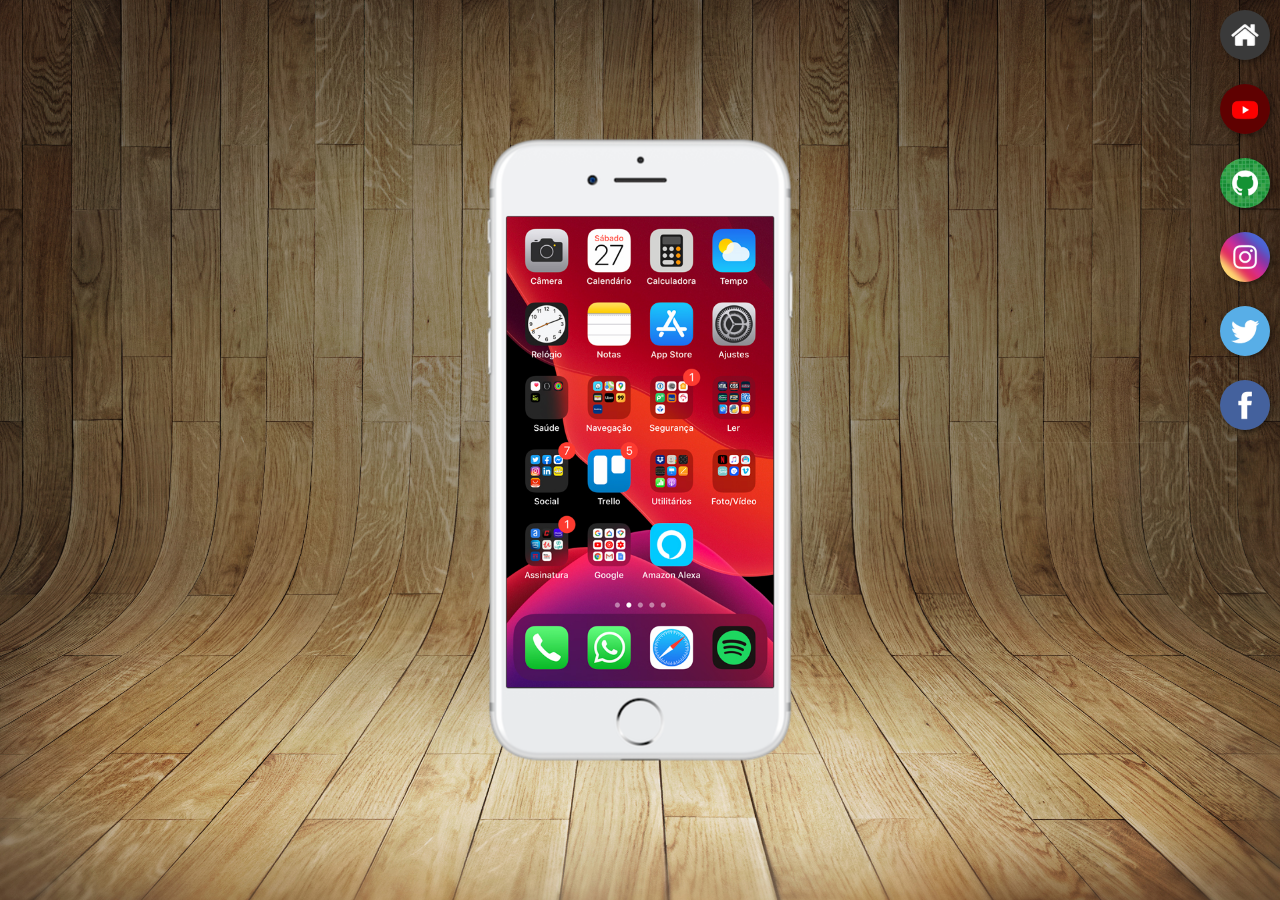
<file: index.html>
<!DOCTYPE html>
<html lang="pt-br">
<head>
    <meta charset="UTF-8">
    <meta http-equiv="X-UA-Compatible" content="IE=edge">
    <meta name="viewport" content="width=device-width, initial-scale=1.0">
    <link rel="shortcut icon" href="favicon.ico" type="image/x-icon">
    <title>Projeto Redes Sociais</title>
    <link rel="stylesheet" href="estilos/style.css">
</head>
<body>
    <main>
        <section id="telefone">
            <iframe src="home.html" name="tela" id="tela" frameborder="0">
                Seu navegador não é compatível com isso.
            </iframe>
        </section>
        <section id="redes-sociais">
            <a href="home.html" target="tela"><img src="imagens/logo-home.jpg" alt="home"></a> <br>
            <a href="youtube.html" target="tela"><img src="imagens/logo-youtube.jpg" alt="Youtube"></a> <br>
            <a href="github.html" target="tela"><img src="imagens/logo-github.jpg" alt="GitHub"></a> <br>
            <a href="instagram.html" target="tela"><img src="imagens/logo-instagram.jpg" alt="Instagram"></a> <br>
            <a href="twitter.html" target="tela"><img src="imagens/logo-twitter.jpg" alt="Twitter"></a> <br>
            <a href="facebook.html" target="tela"><img src="imagens/logo-facebook.jpg" alt="Facebook"></a>
        </section>
    </main>
</body>
</html>
</file>
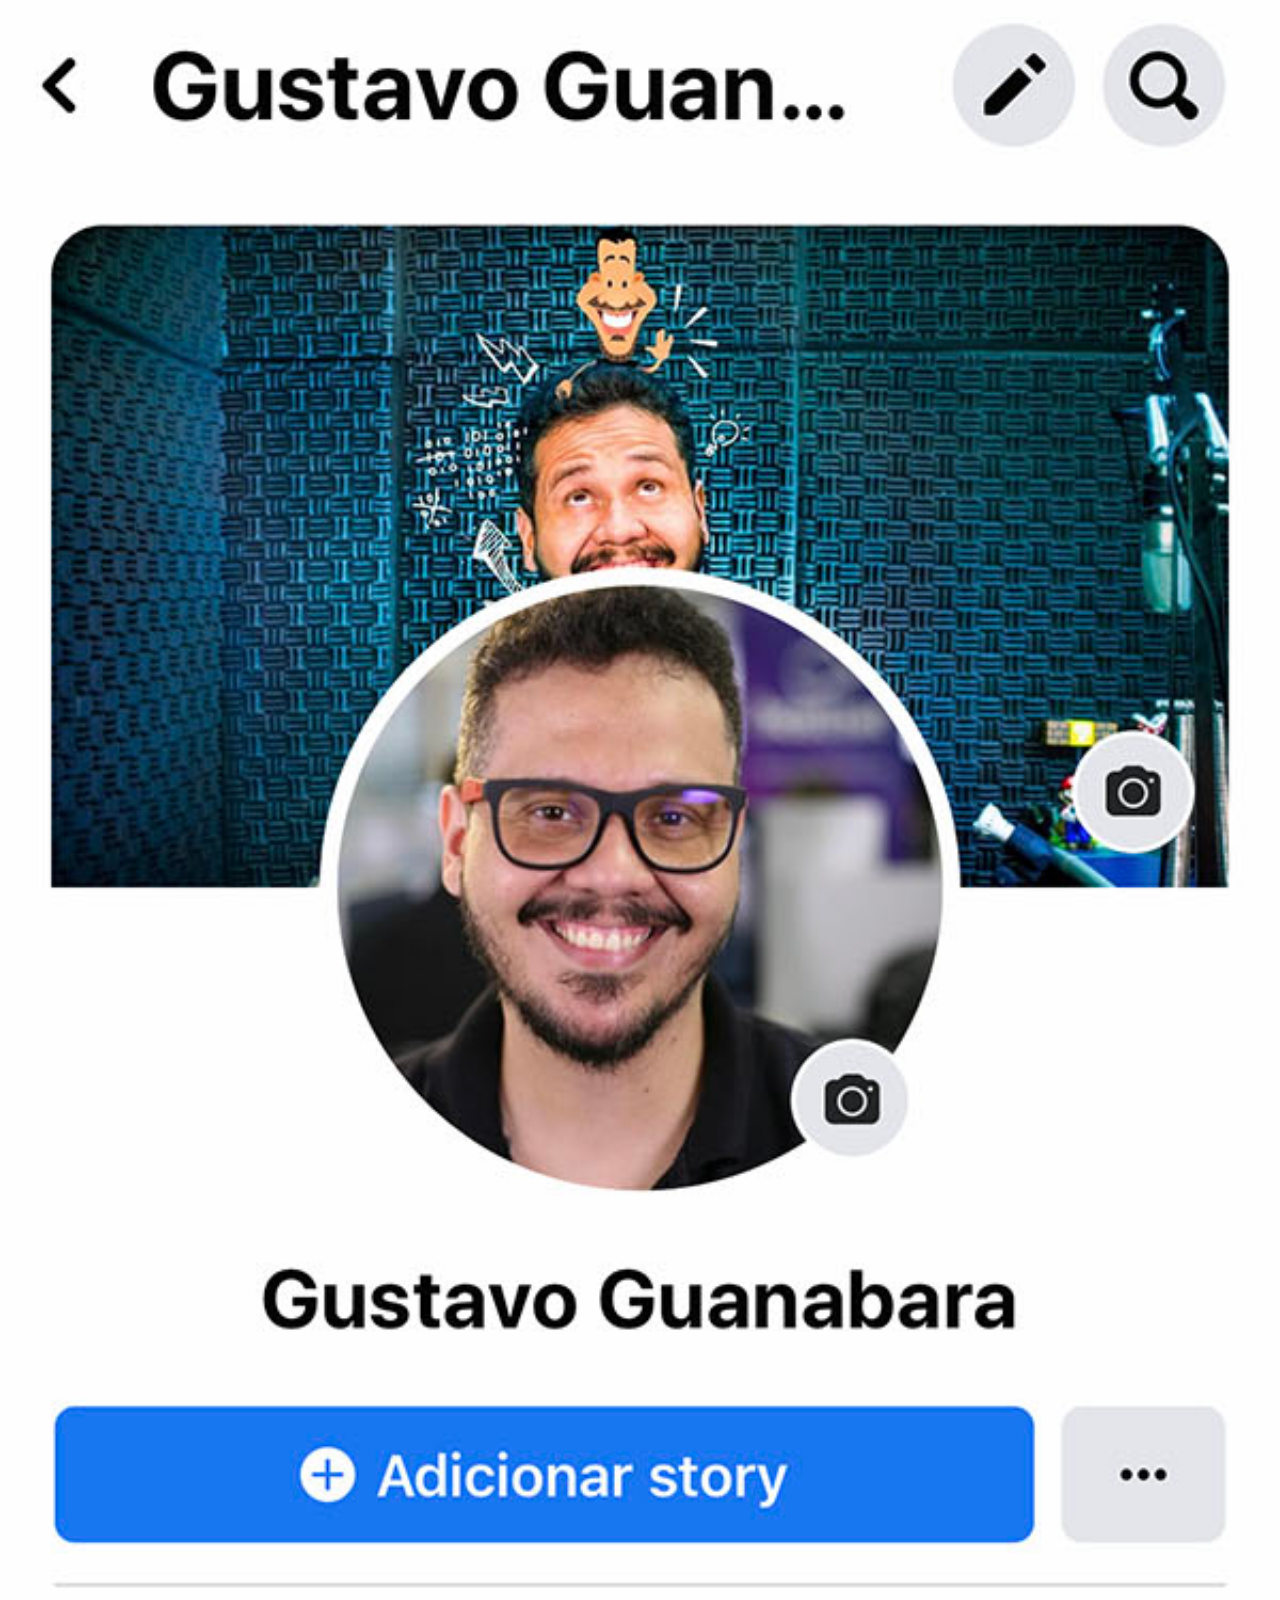
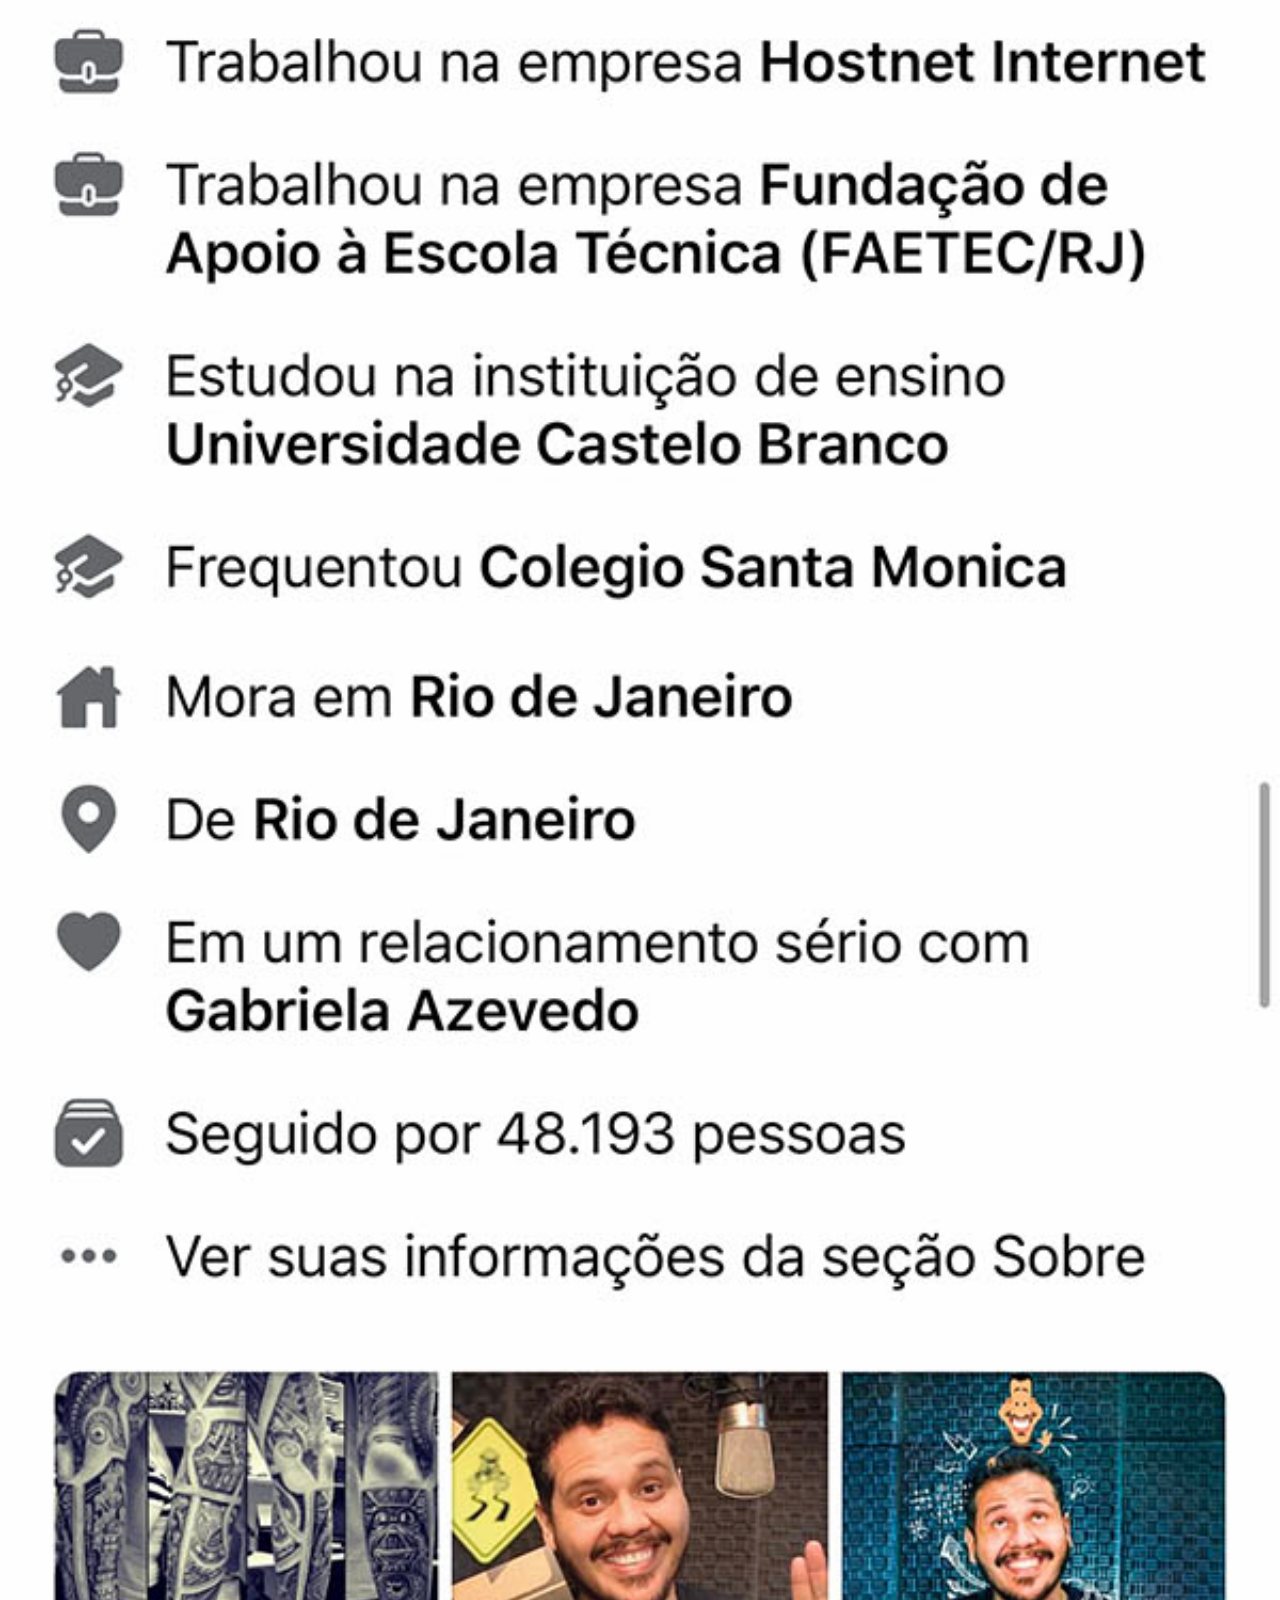
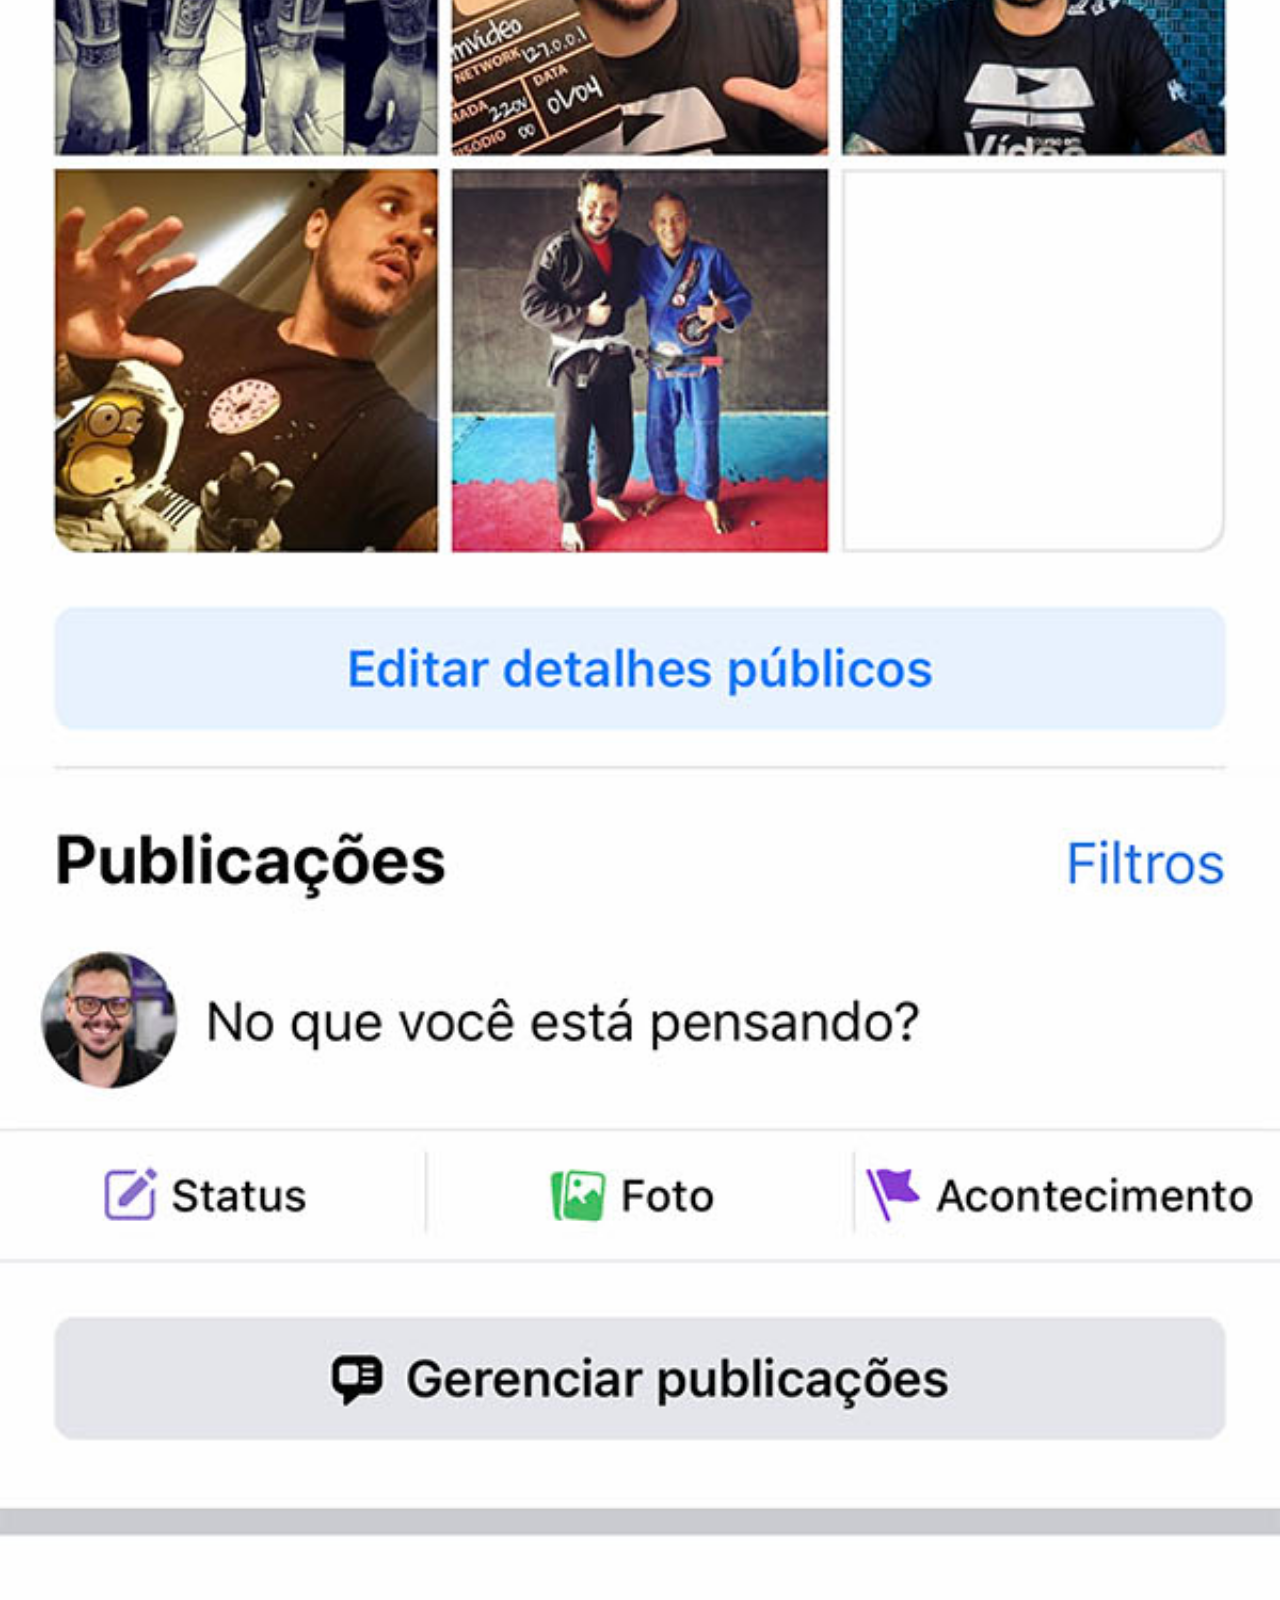
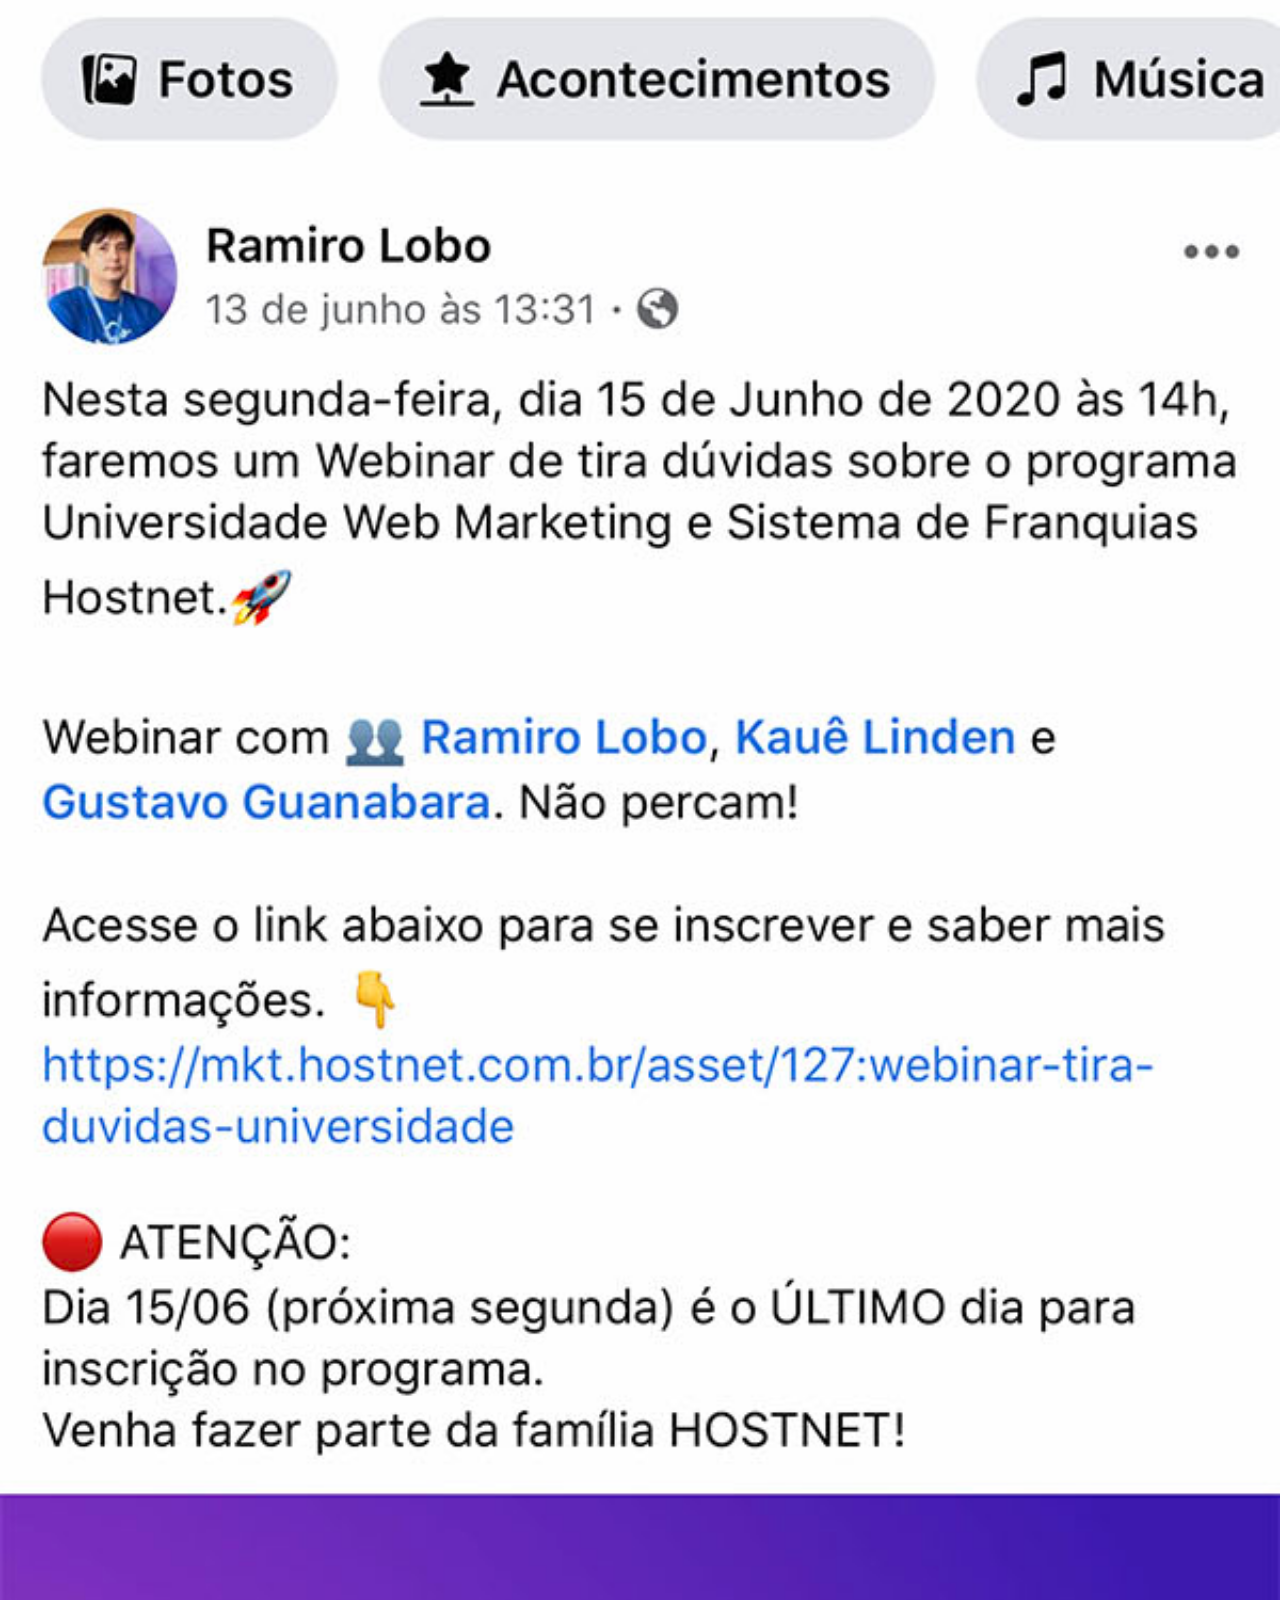
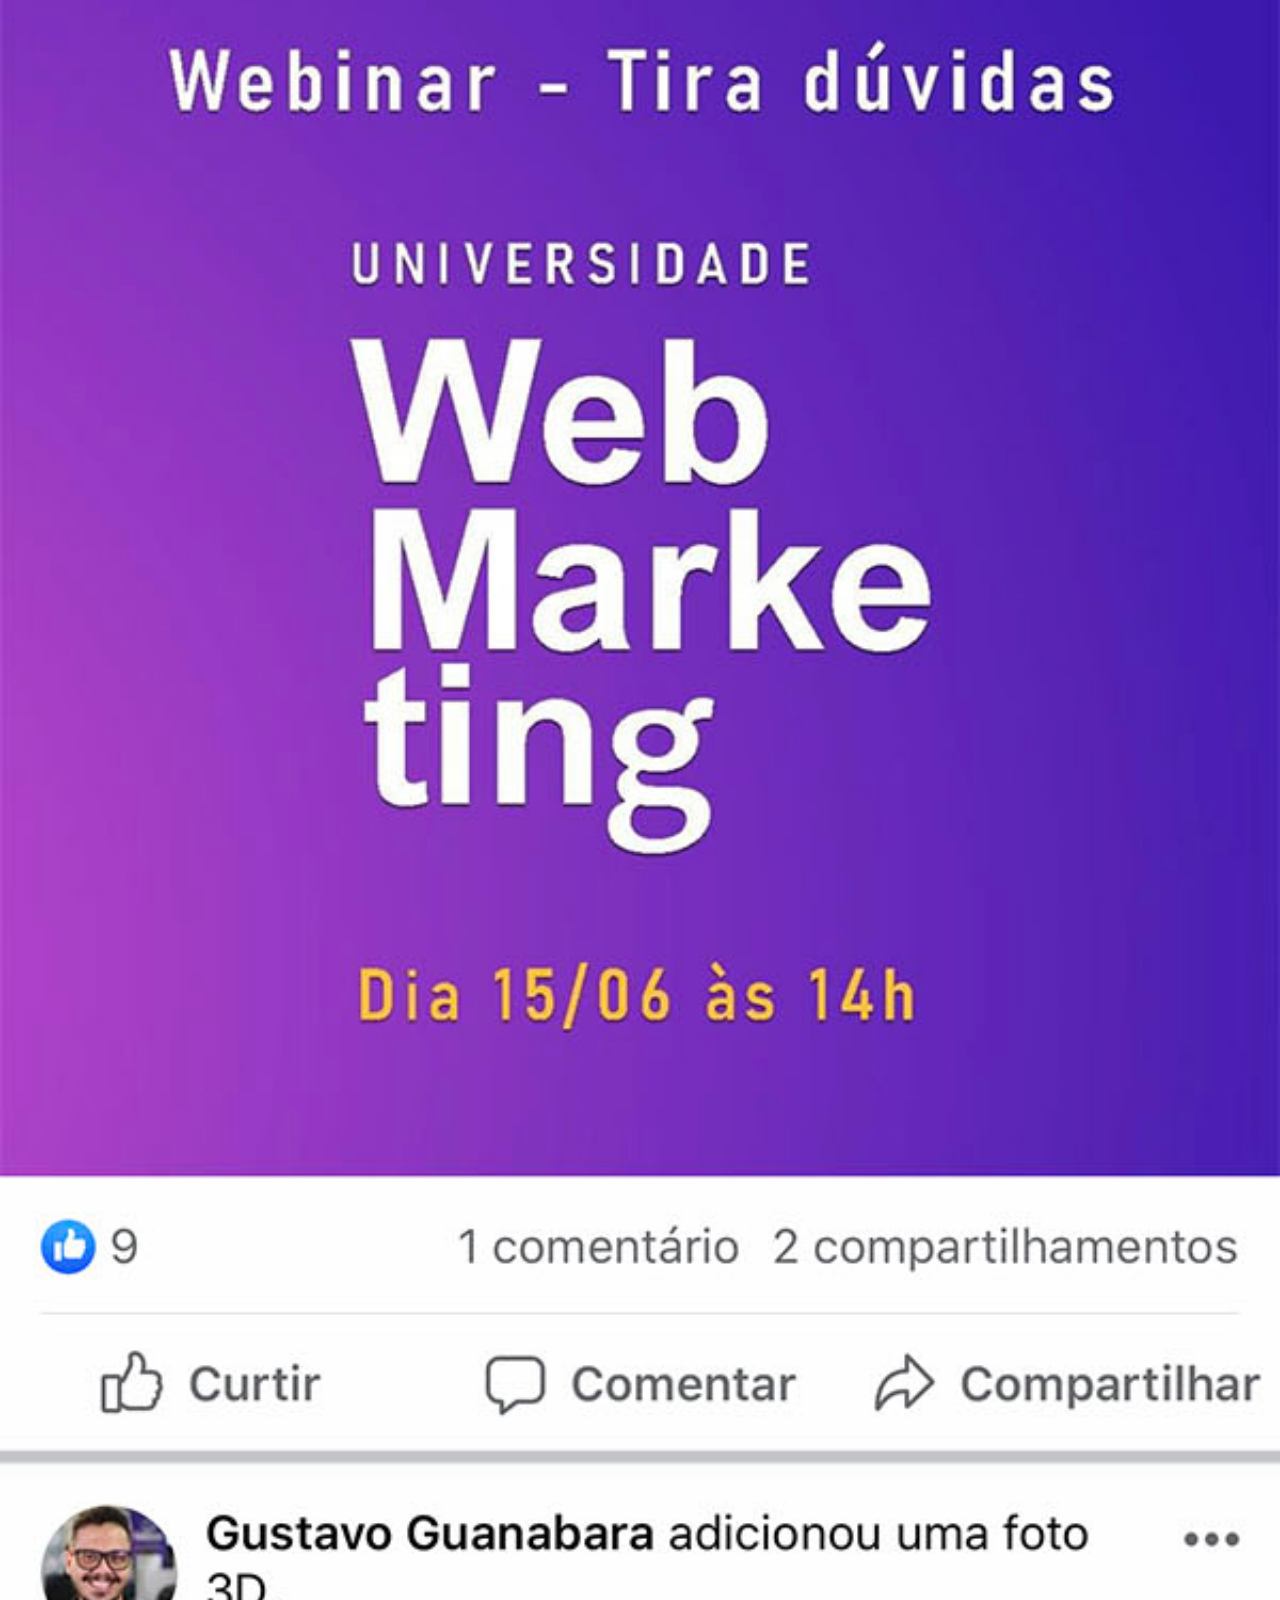
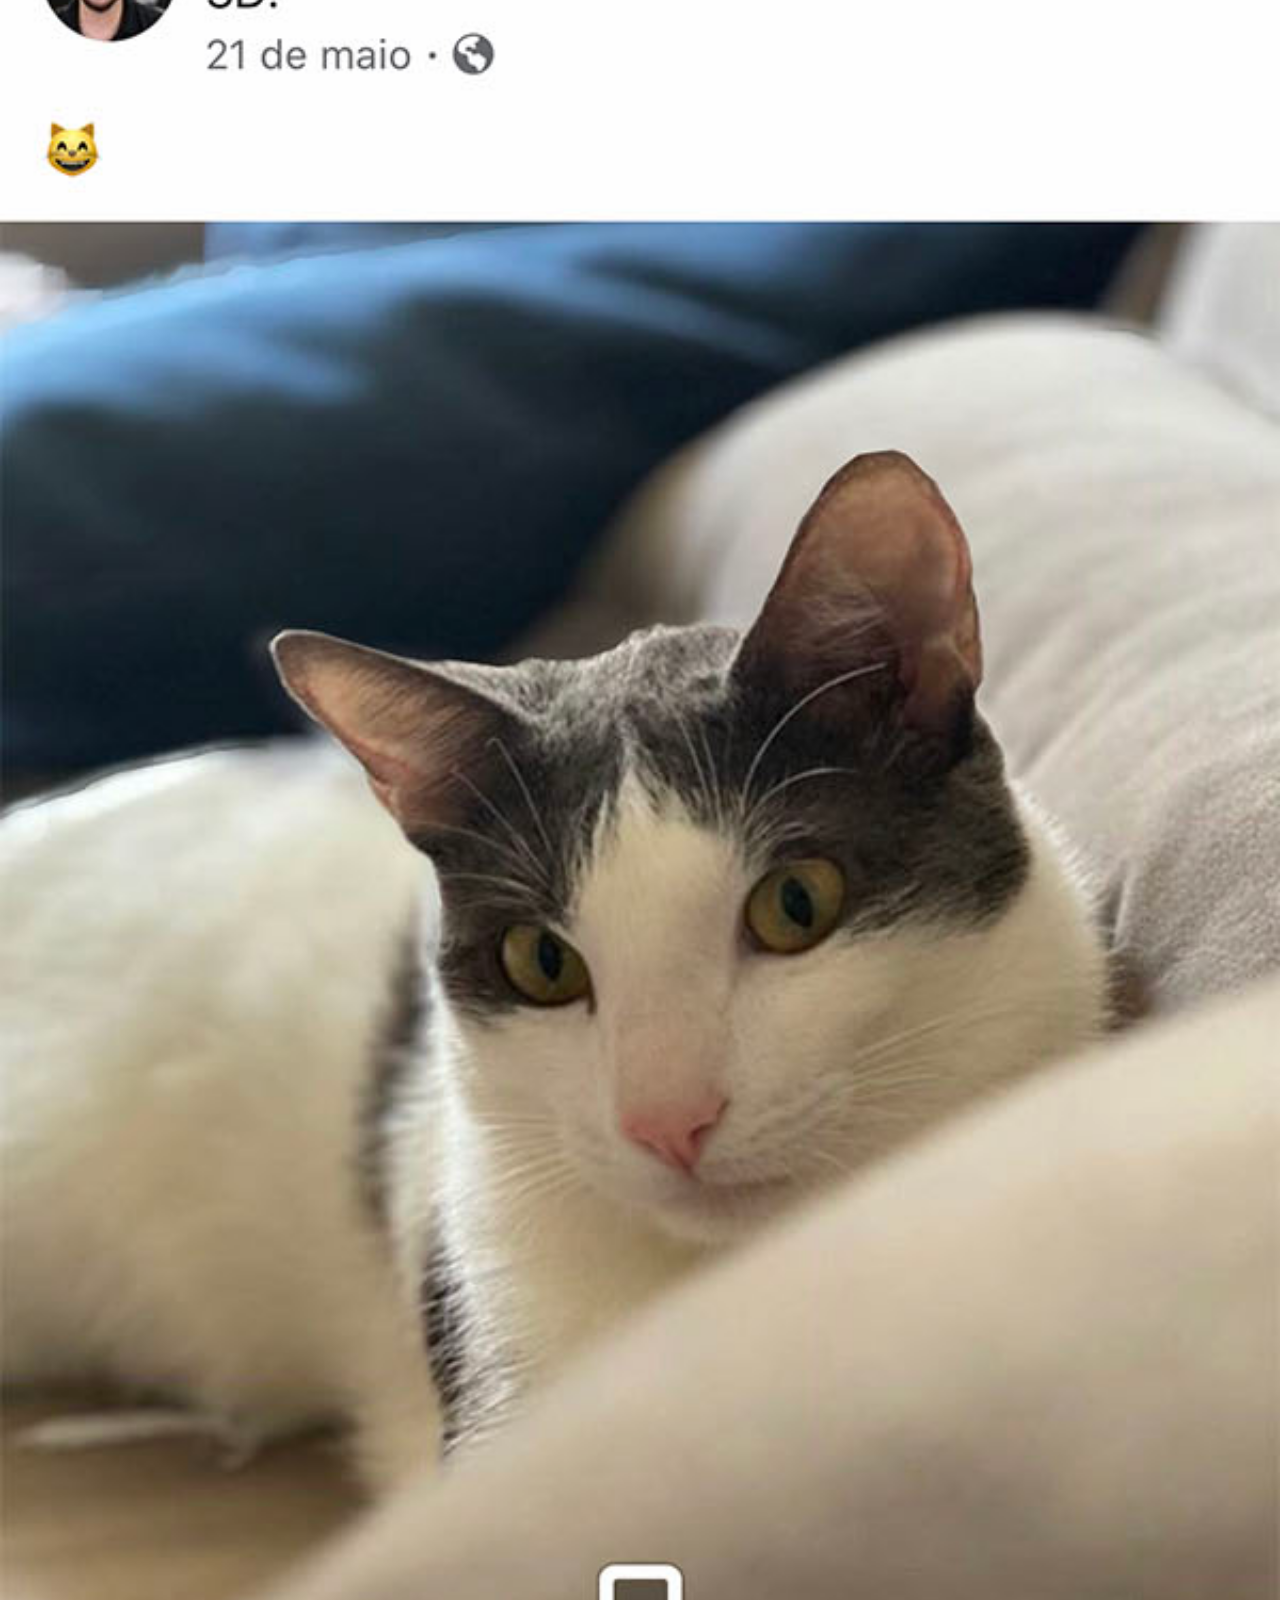
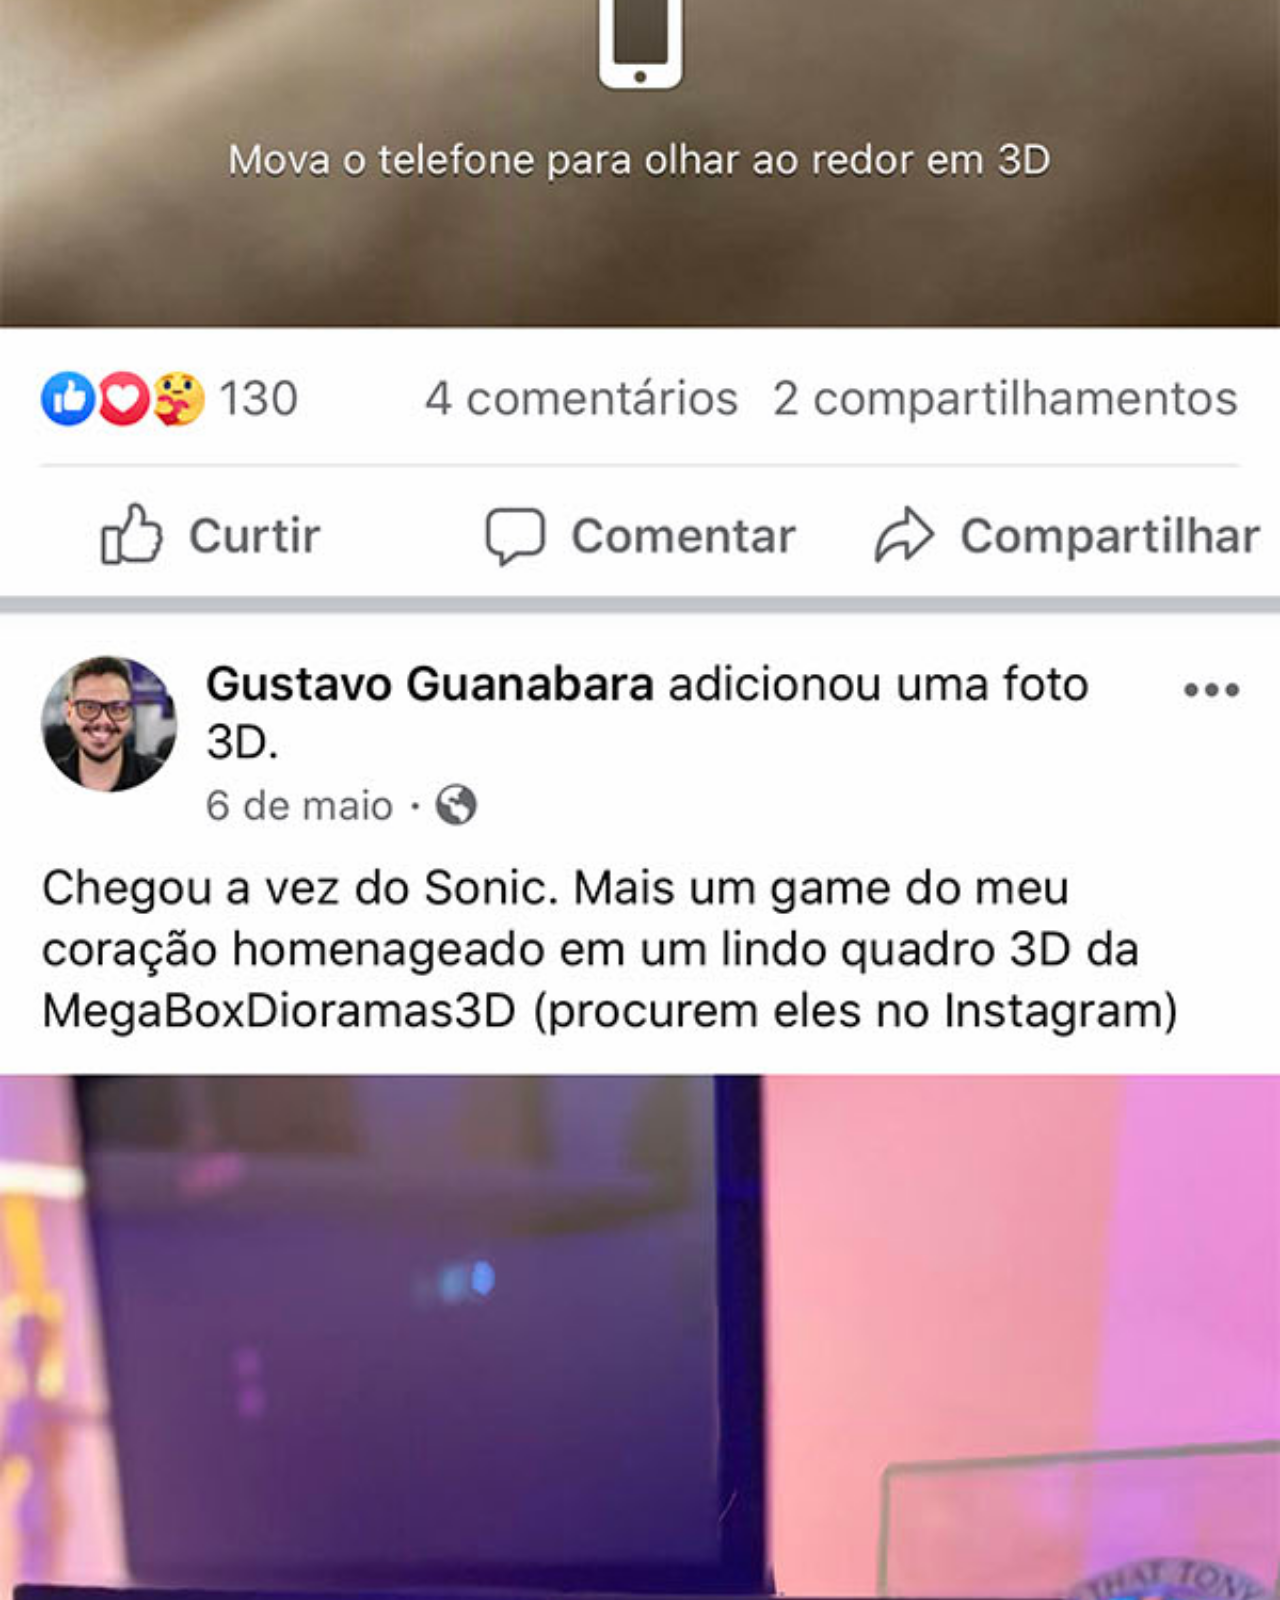
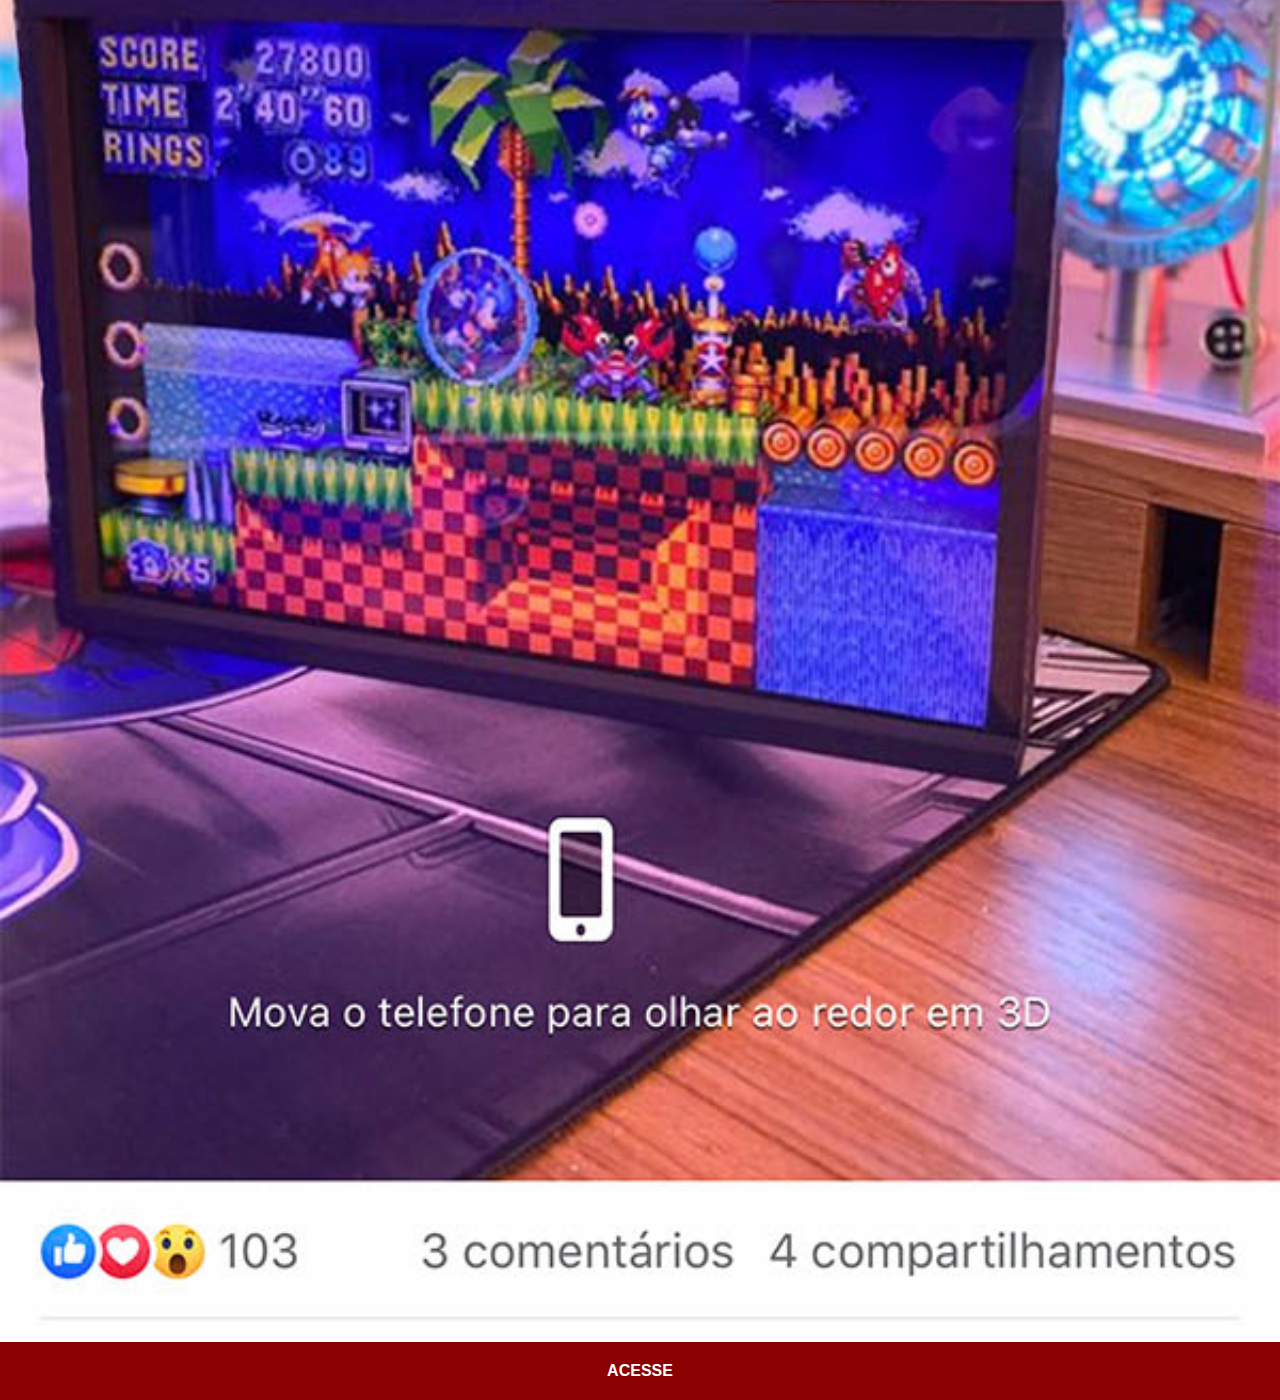
<file: facebook.html>
<!DOCTYPE html>
<html lang="pt-br">
<head>
    <meta charset="UTF-8">
    <meta http-equiv="X-UA-Compatible" content="IE=edge">
    <meta name="viewport" content="width=device-width, initial-scale=1.0">
    <title>Document</title>
    <link rel="stylesheet" href="estilos/social.css">
</head>
<body>
    <img src="imagens/tela-facebook.jpg" alt="Facebook">
    <a href="https://web.facebook.com/gustavoguanabara" target="_blank" rel="external">ACESSE</a>
</body>
</html>
</file>
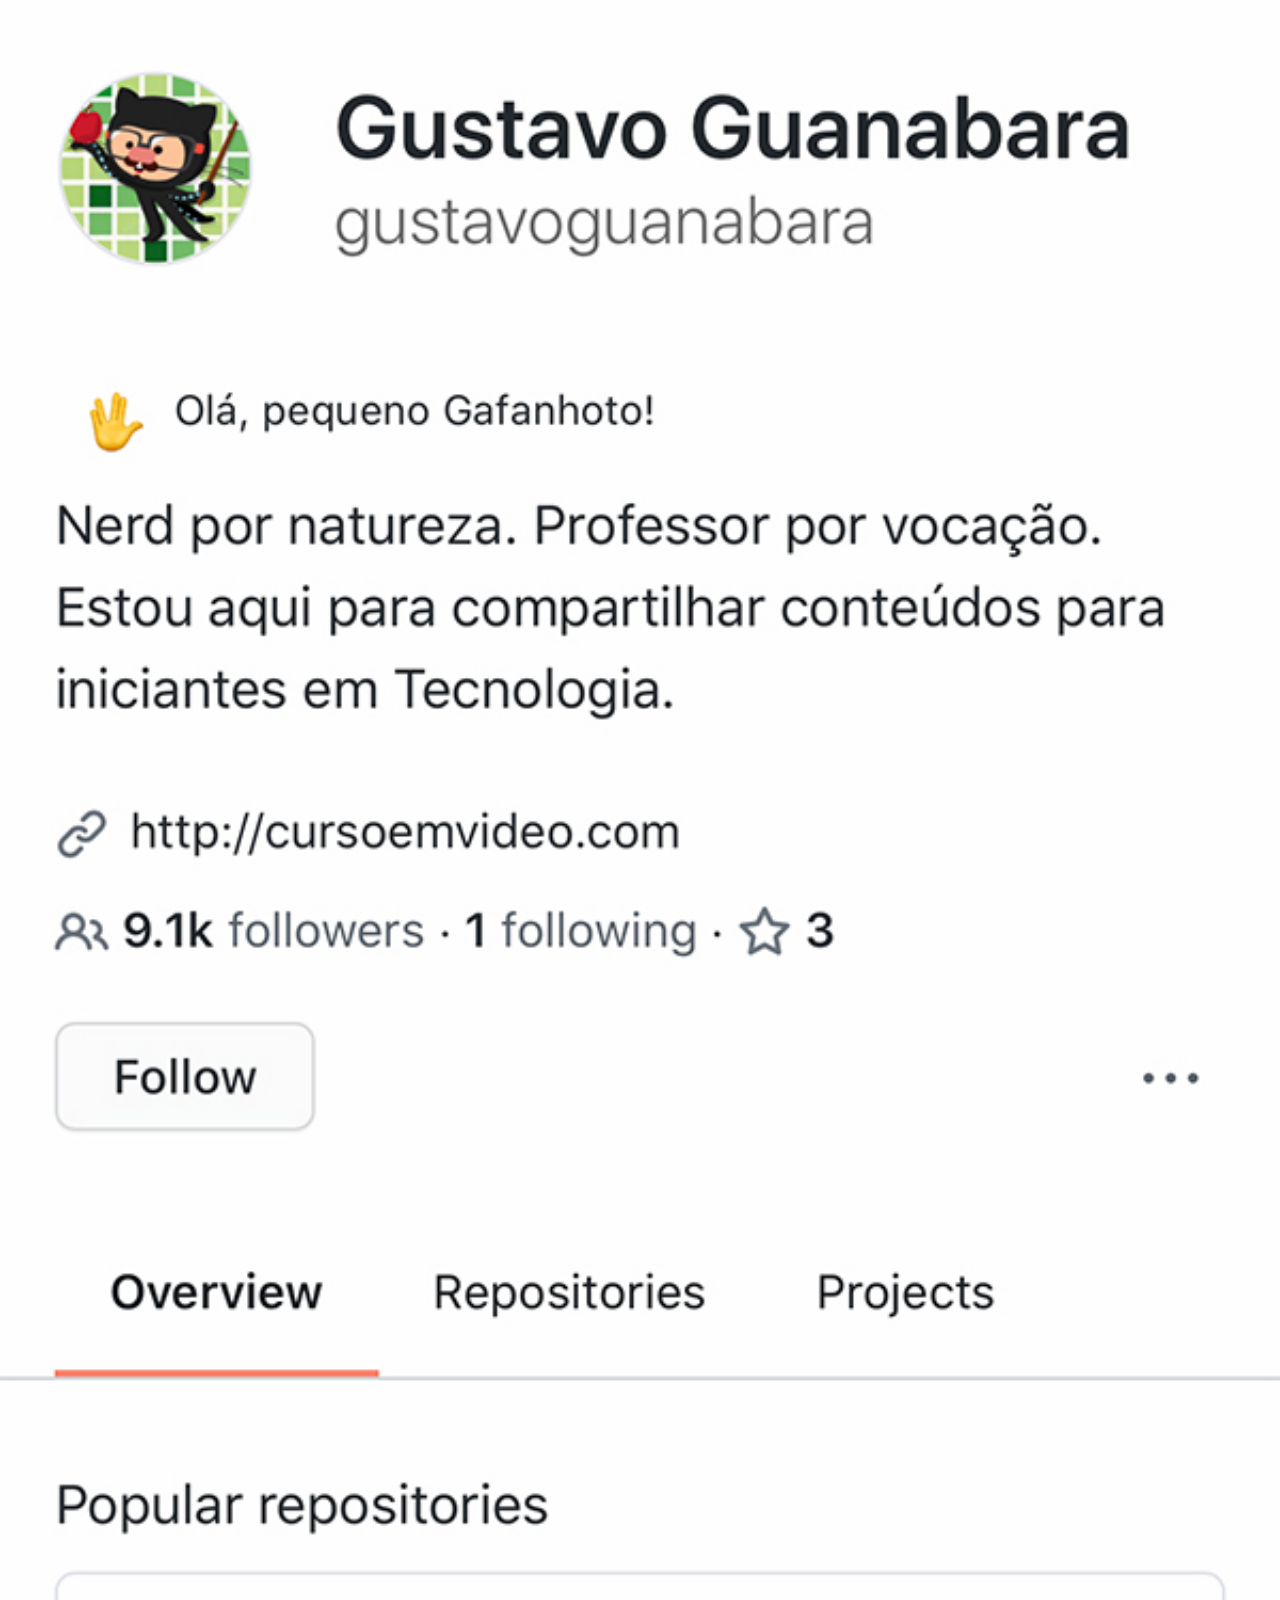
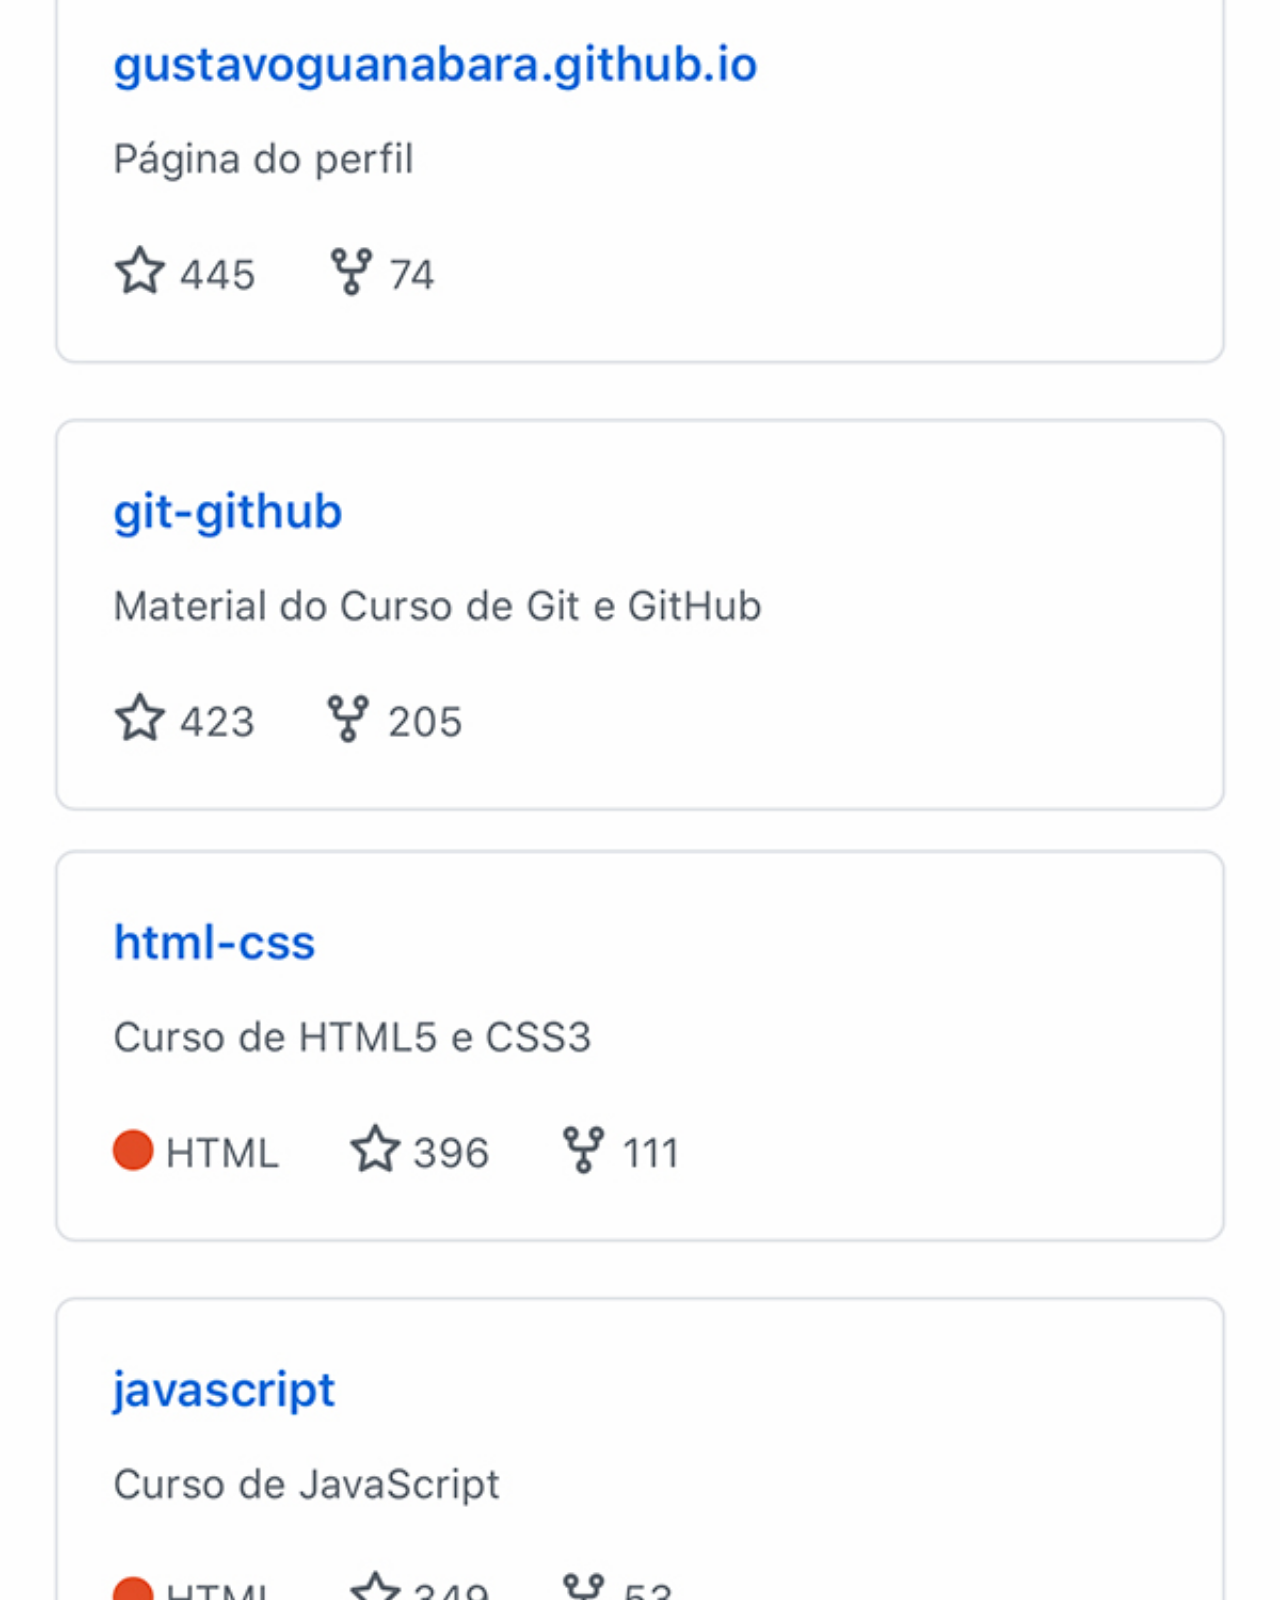
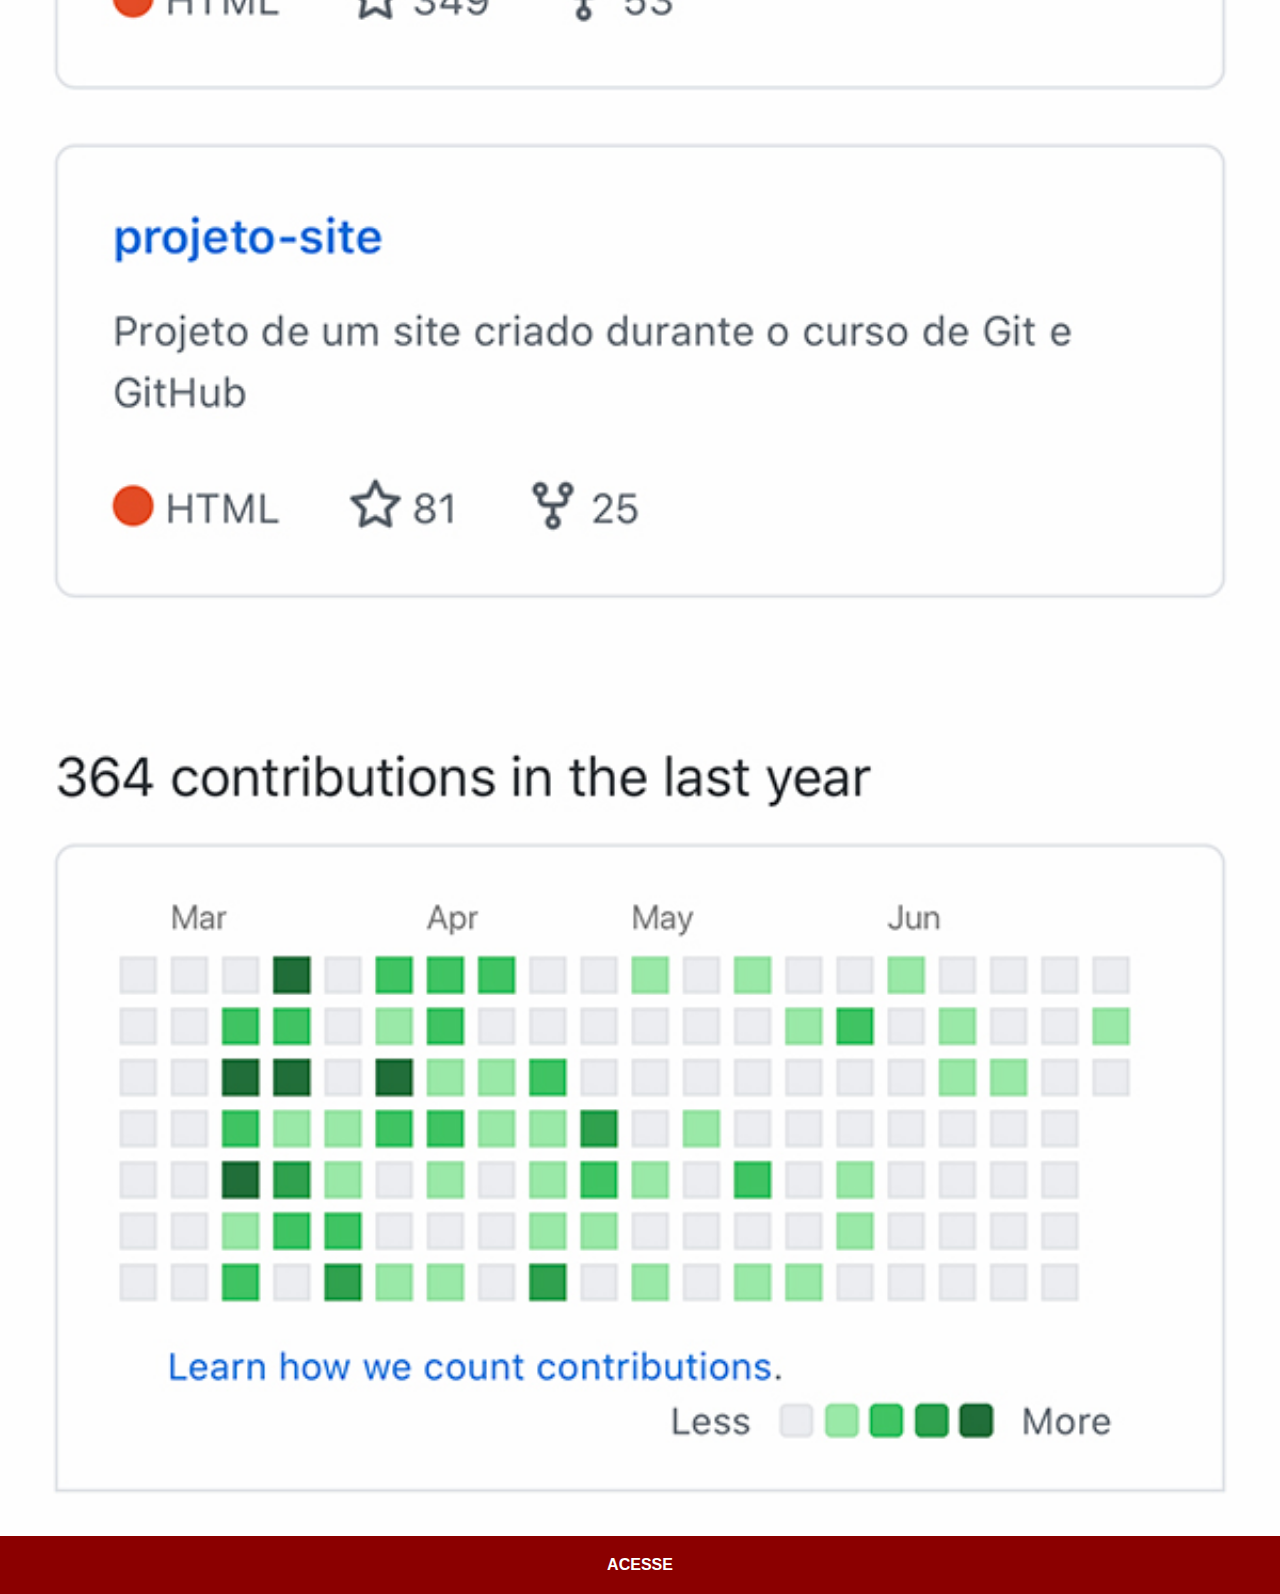
<file: github.html>
<!DOCTYPE html>
<html lang="pt-br">
<head>
    <meta charset="UTF-8">
    <meta http-equiv="X-UA-Compatible" content="IE=edge">
    <meta name="viewport" content="width=device-width, initial-scale=1.0">
    <title>github</title>
    <link rel="stylesheet" href="estilos/social.css">
</head>
<body>
    <img src="imagens/tela-github.jpg" alt="GitHub">
    <a href="https://github.com/gustavoguanabara" target="_blank" rel="external">ACESSE</a>
</body>
</html>
</file>
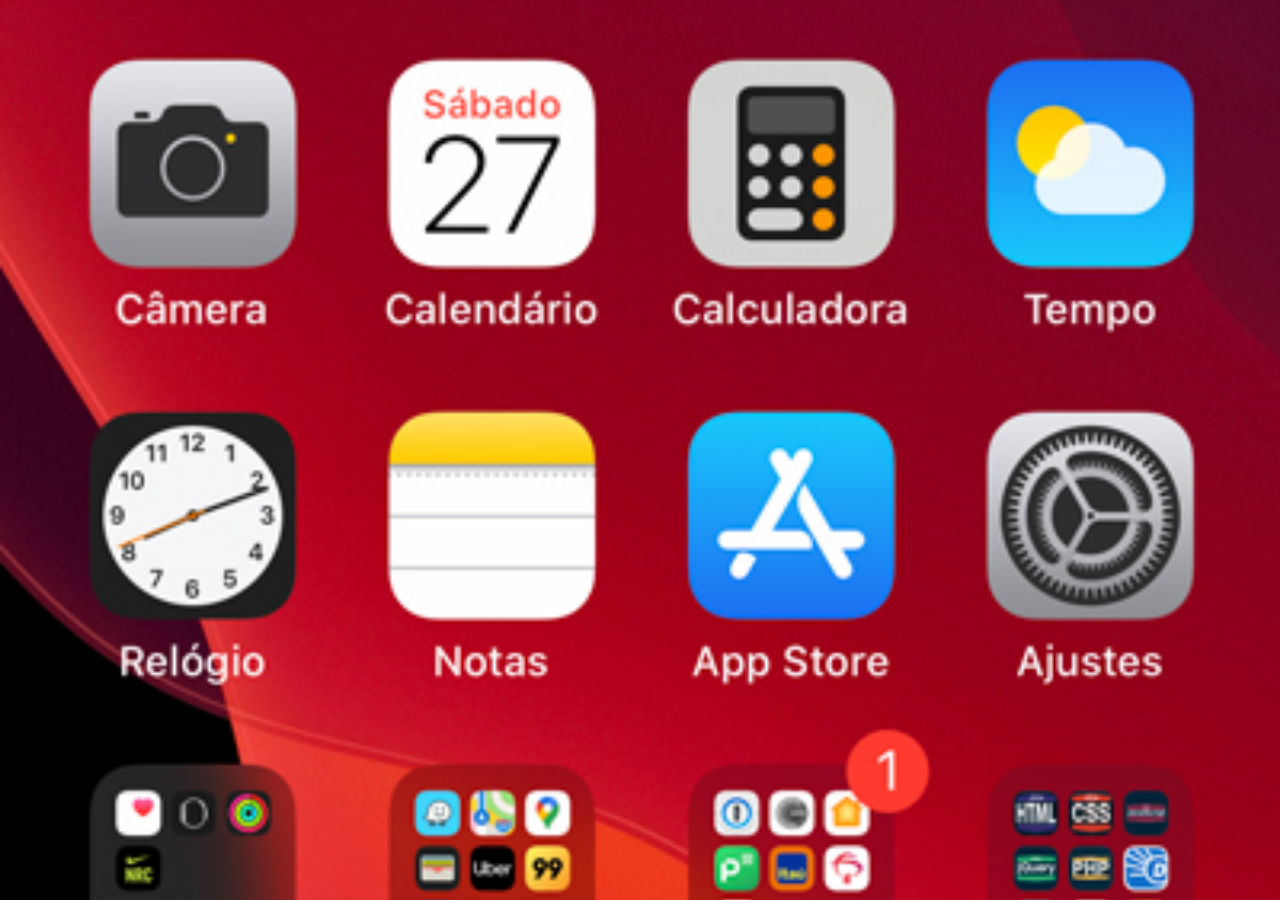
<file: home.html>
<!DOCTYPE html>
<html lang="pt-br">
<head>
    <meta charset="UTF-8">
    <meta http-equiv="X-UA-Compatible" content="IE=edge">
    <meta name="viewport" content="width=device-width, initial-scale=1.0">
    <title>home</title>
    <style>
        *{
            padding: 0;
            margin: 0;            
        }
        body{
            height: 100vh;
            width: 100vw;
            background: black url(imagens/tela-home.jpg) no-repeat top center;
            background-size: cover;
        }
    </style>
</head>
<body>
    
</body>
</html>
</file>
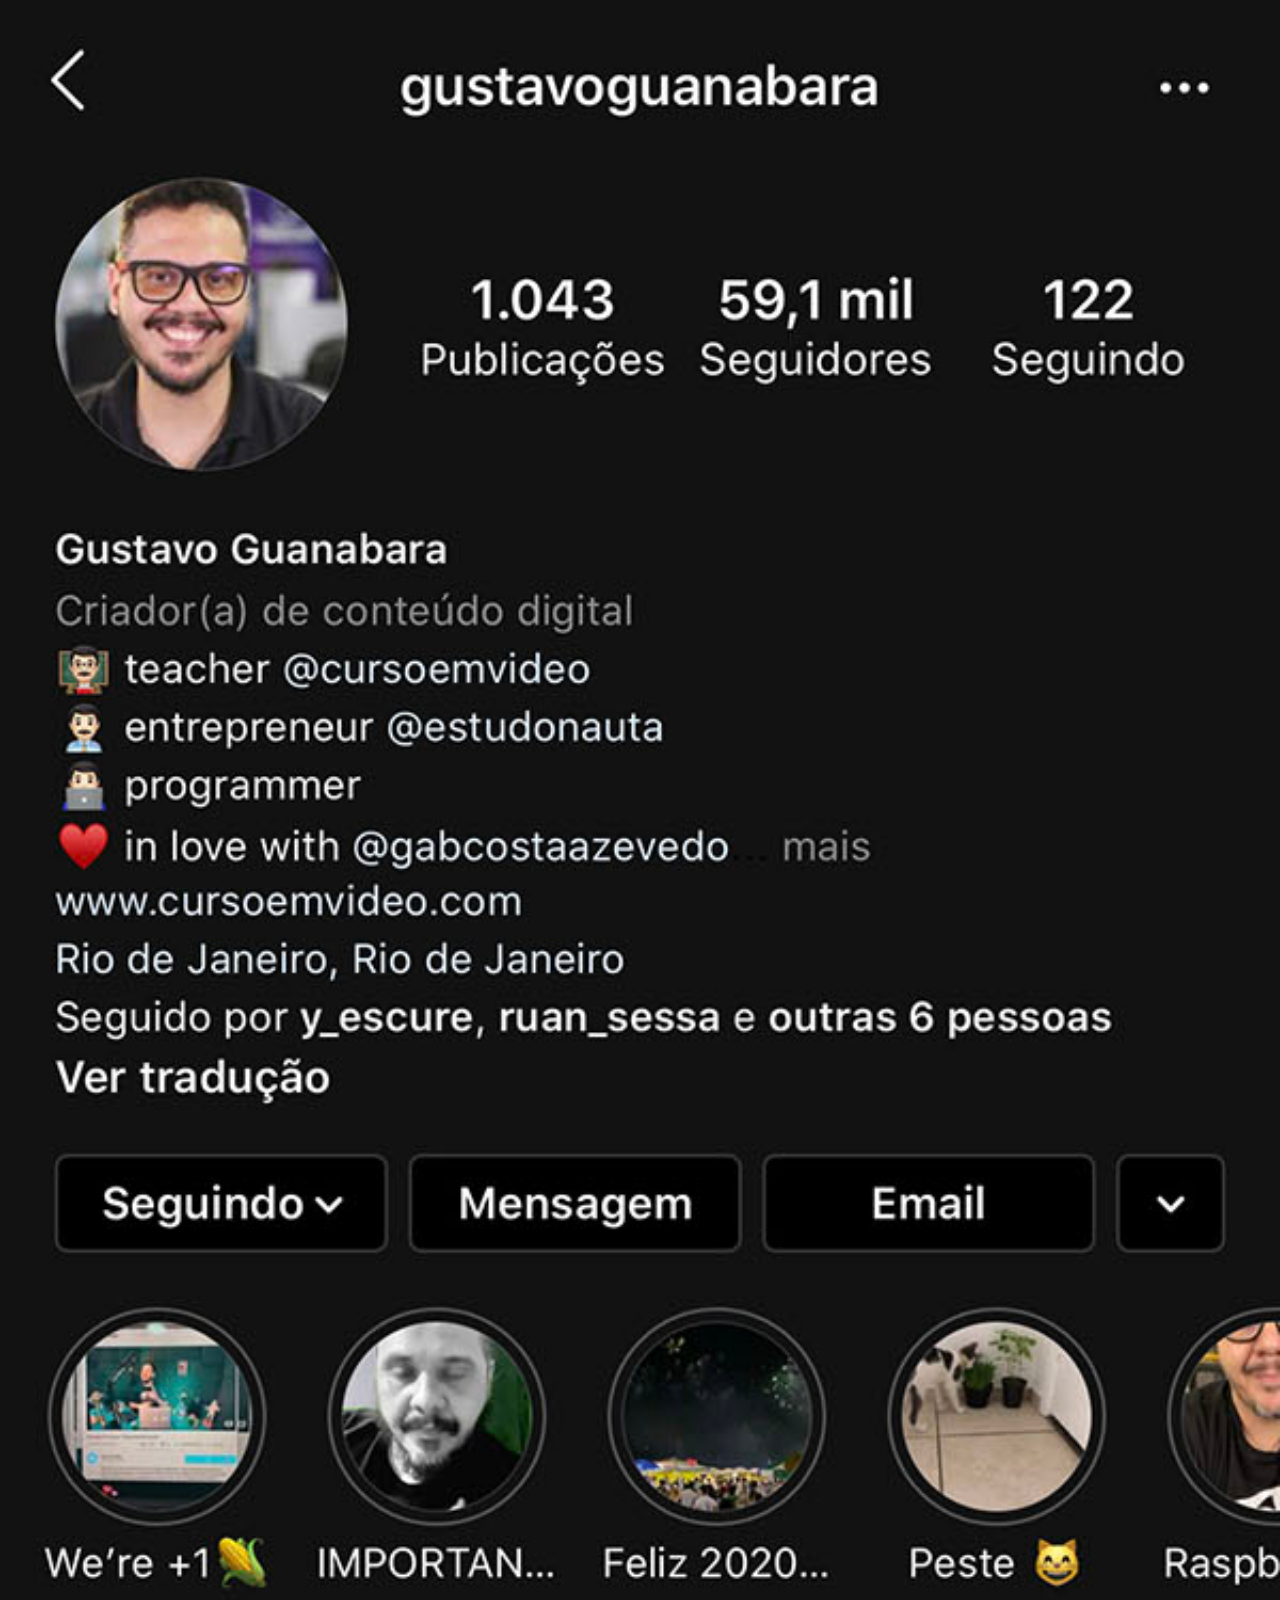
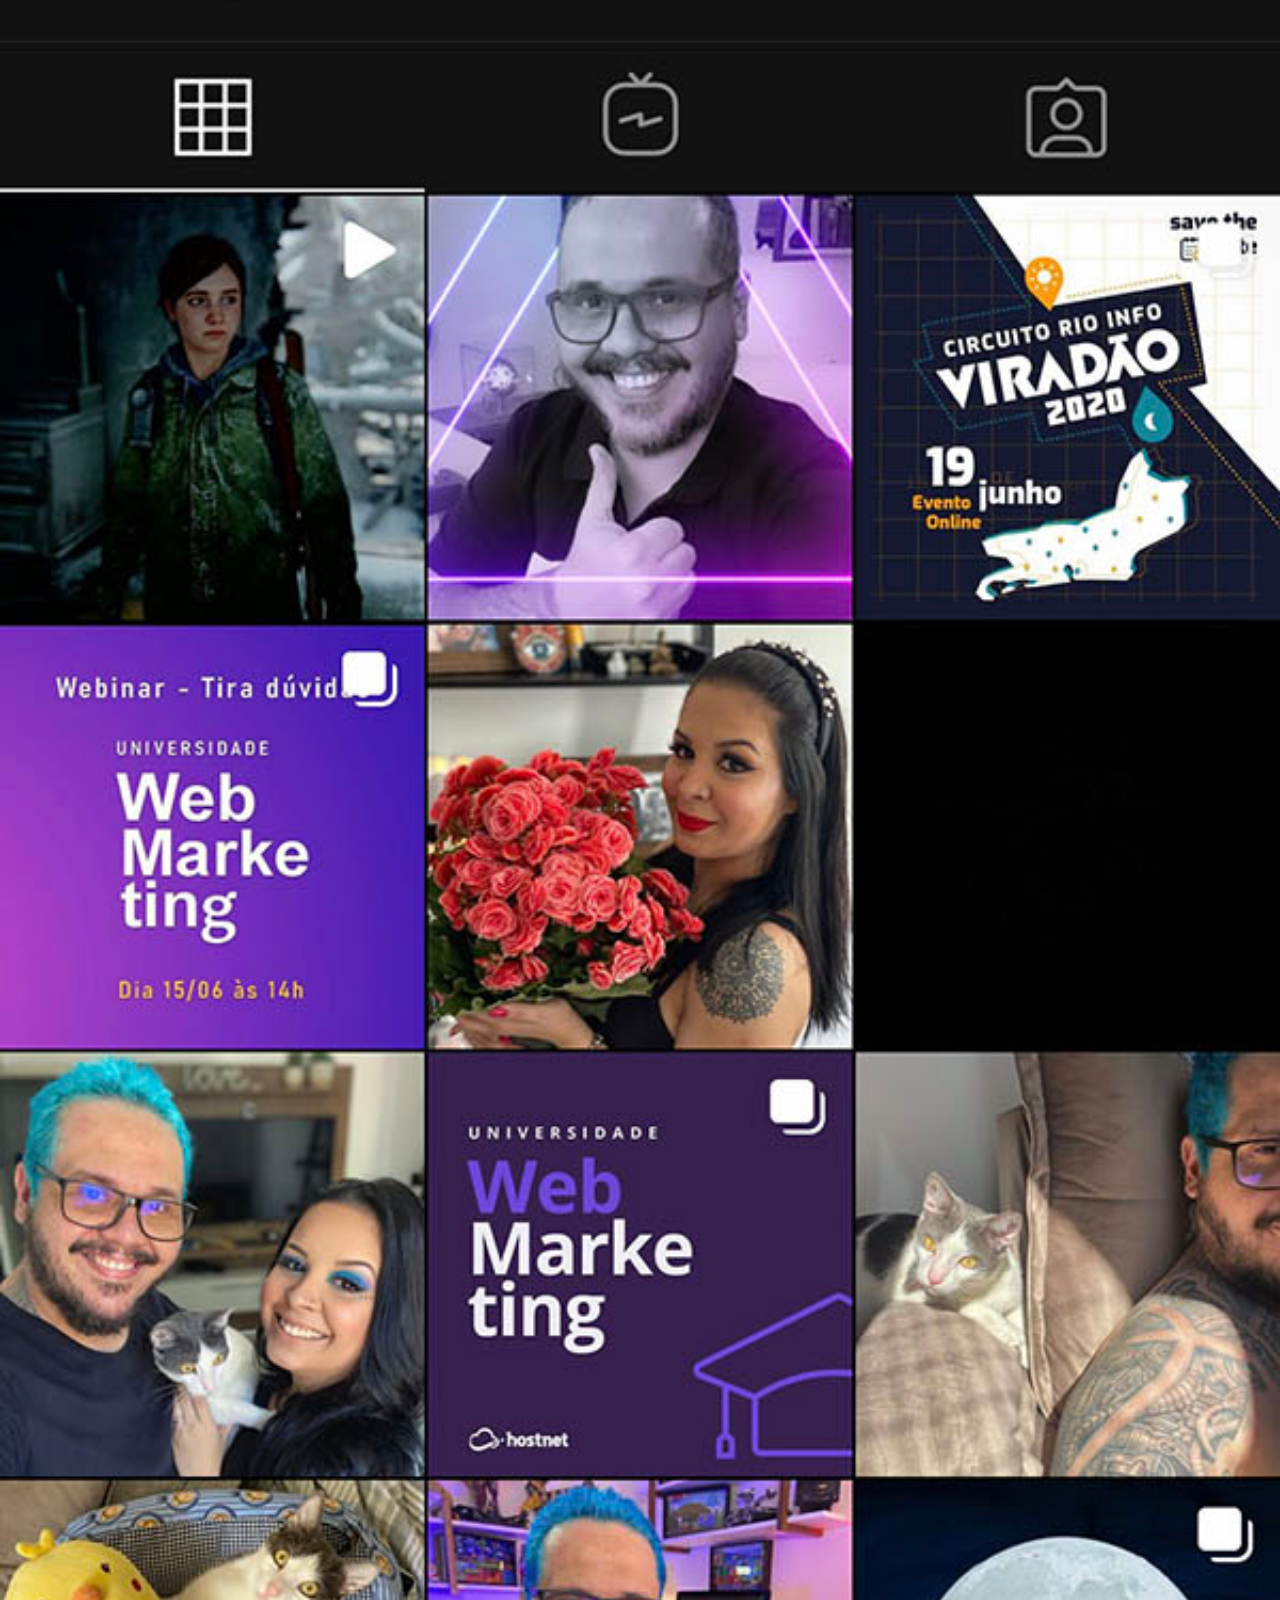
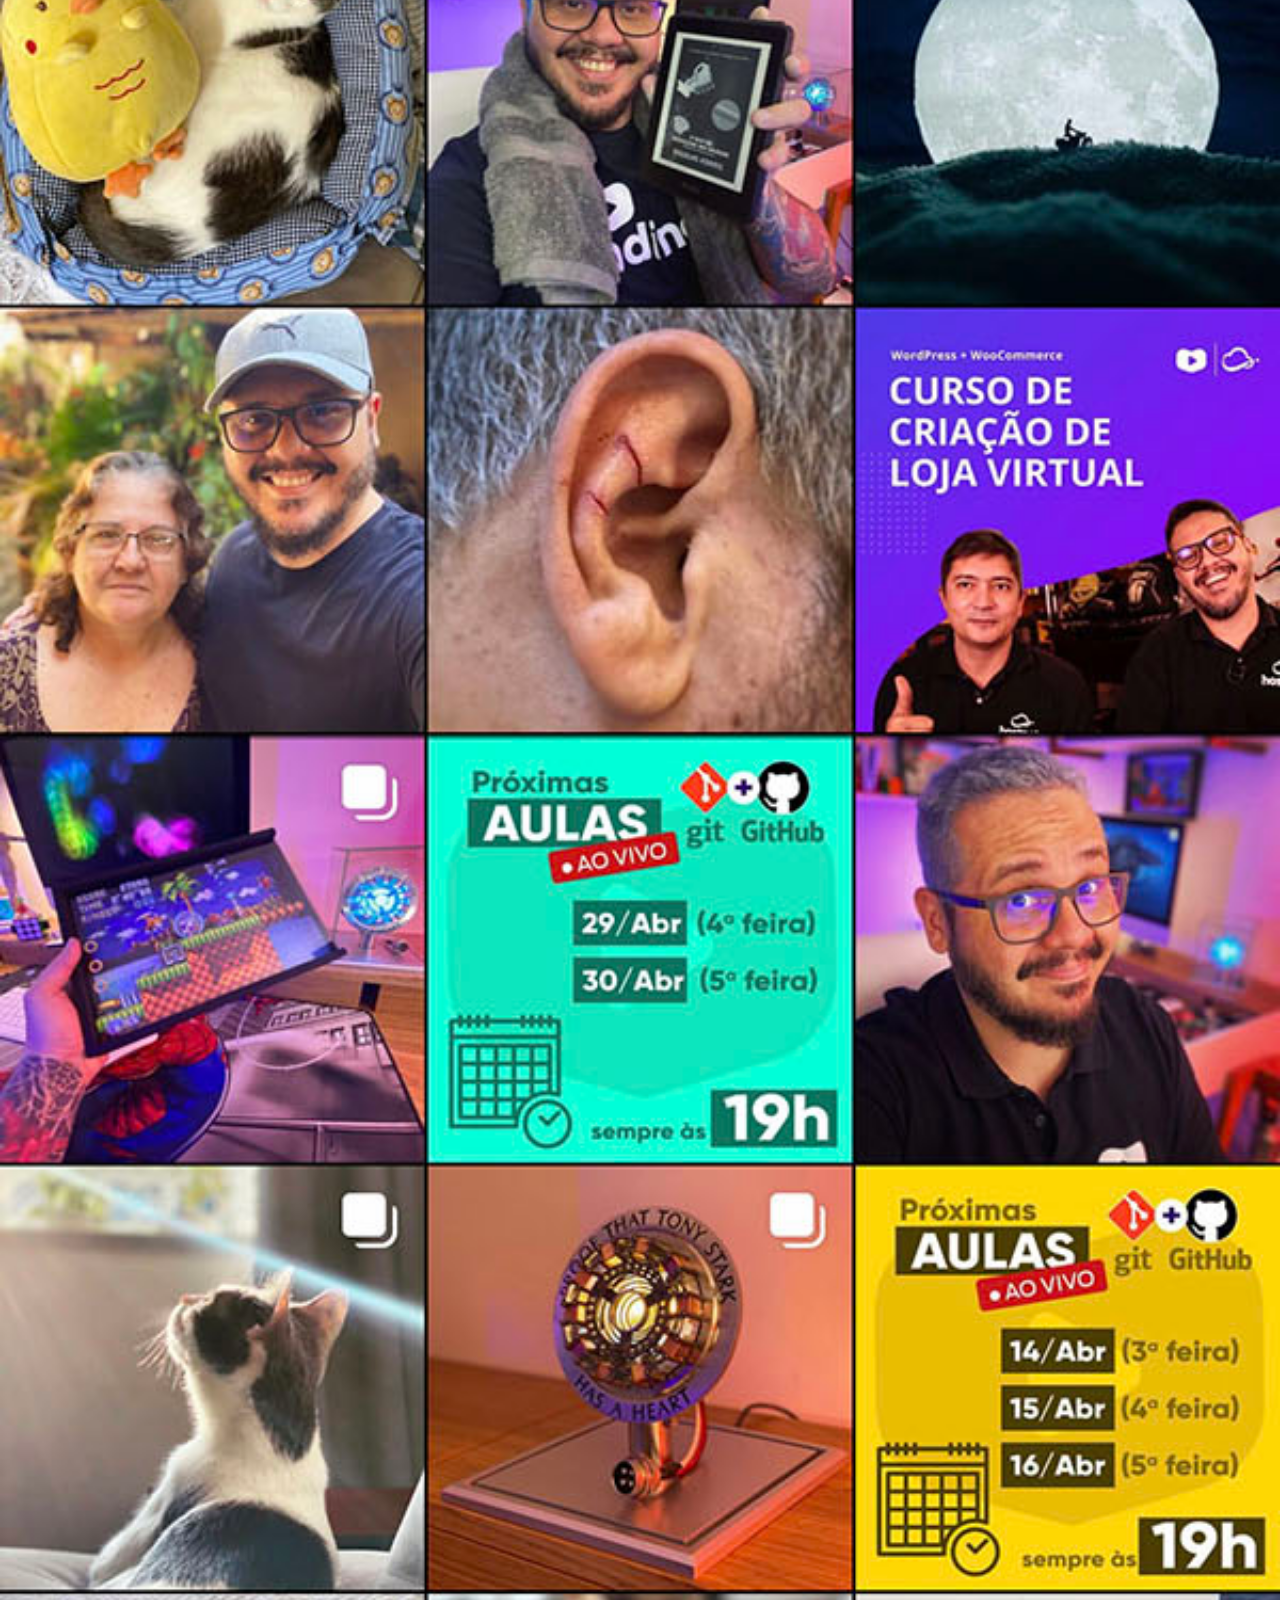
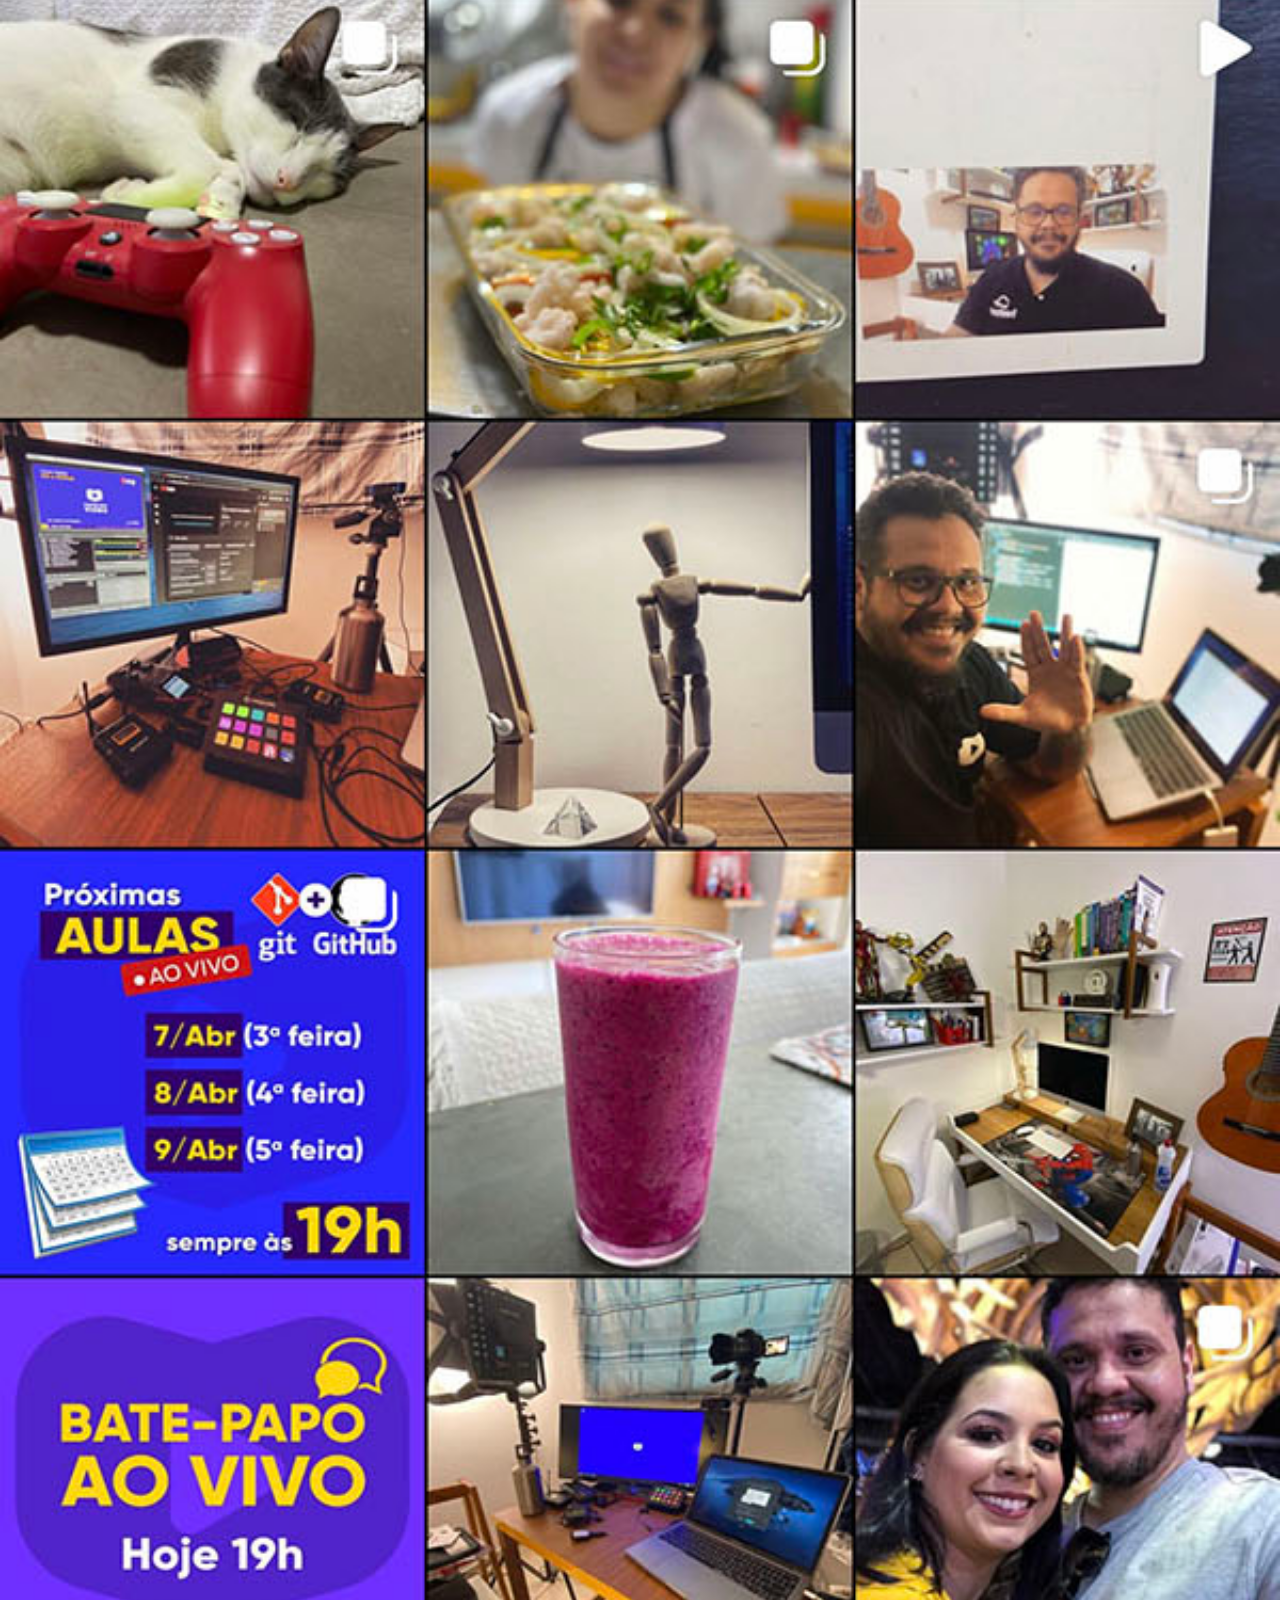
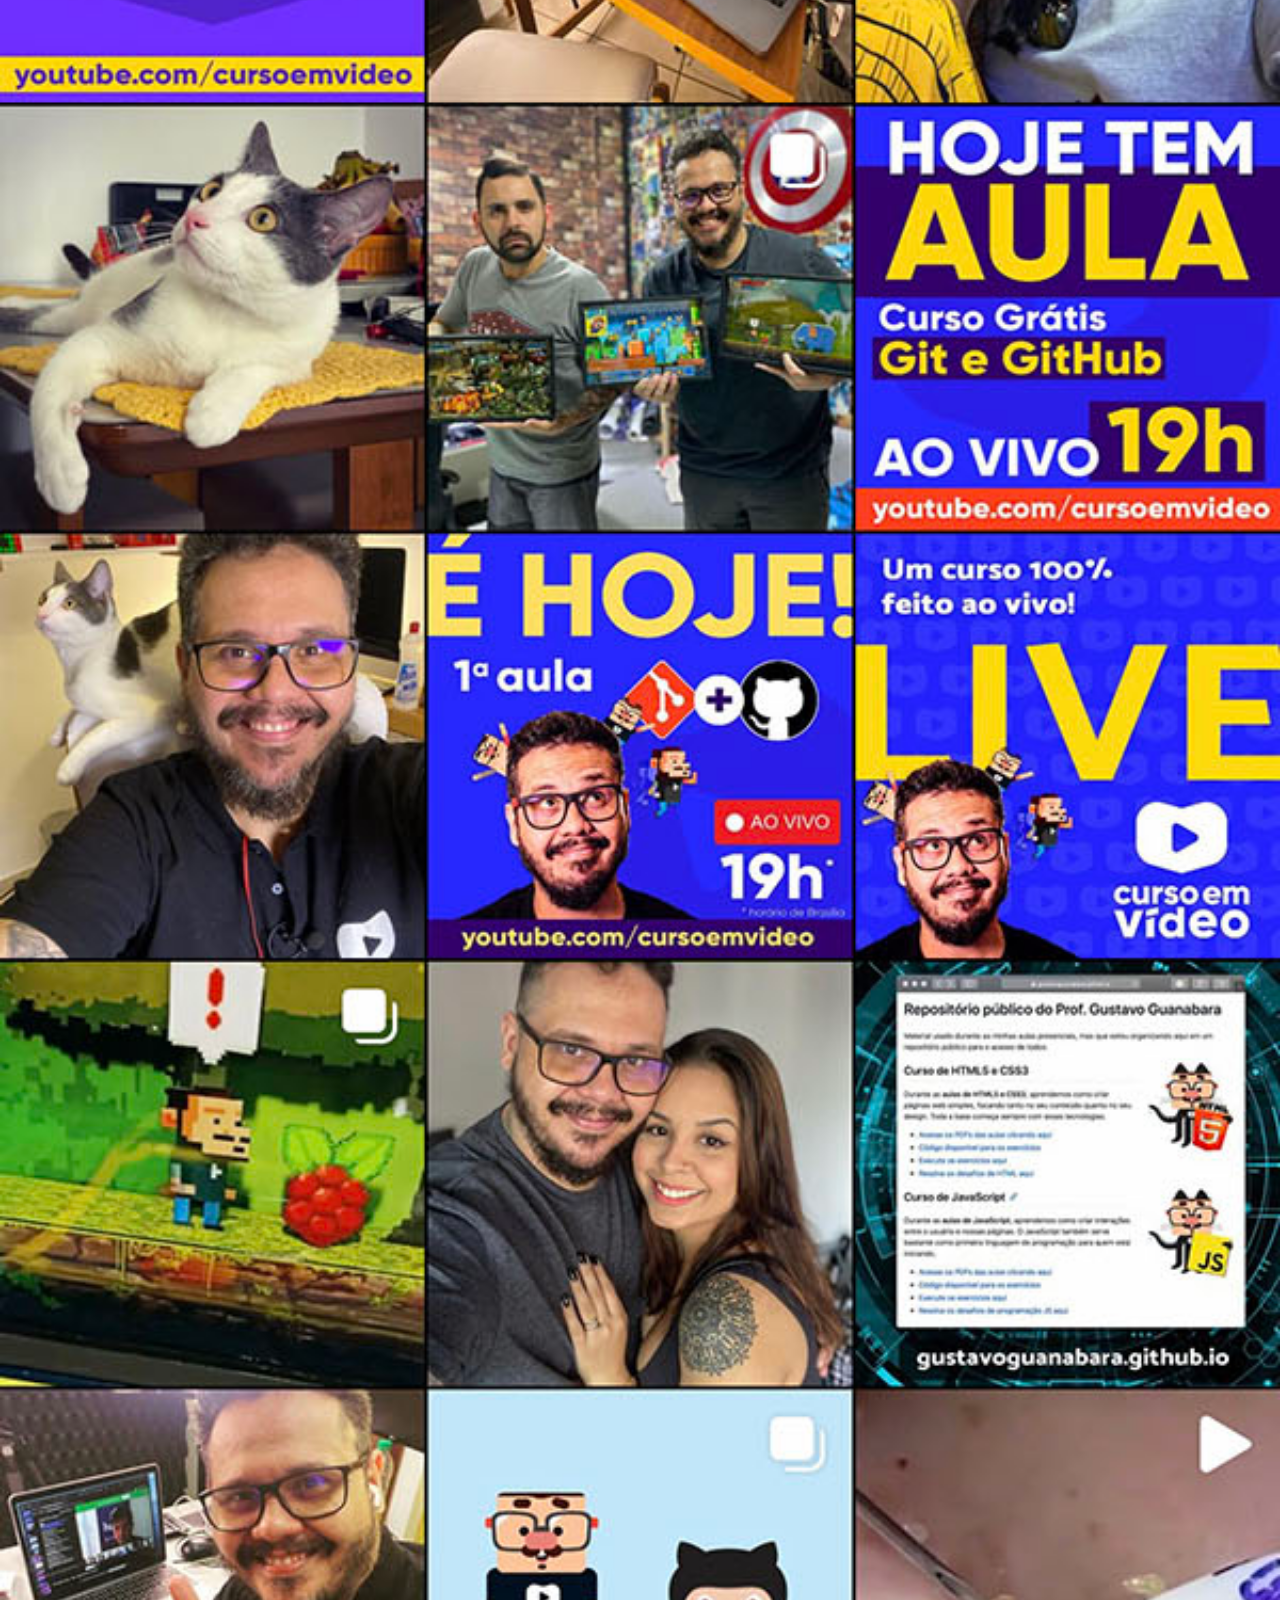
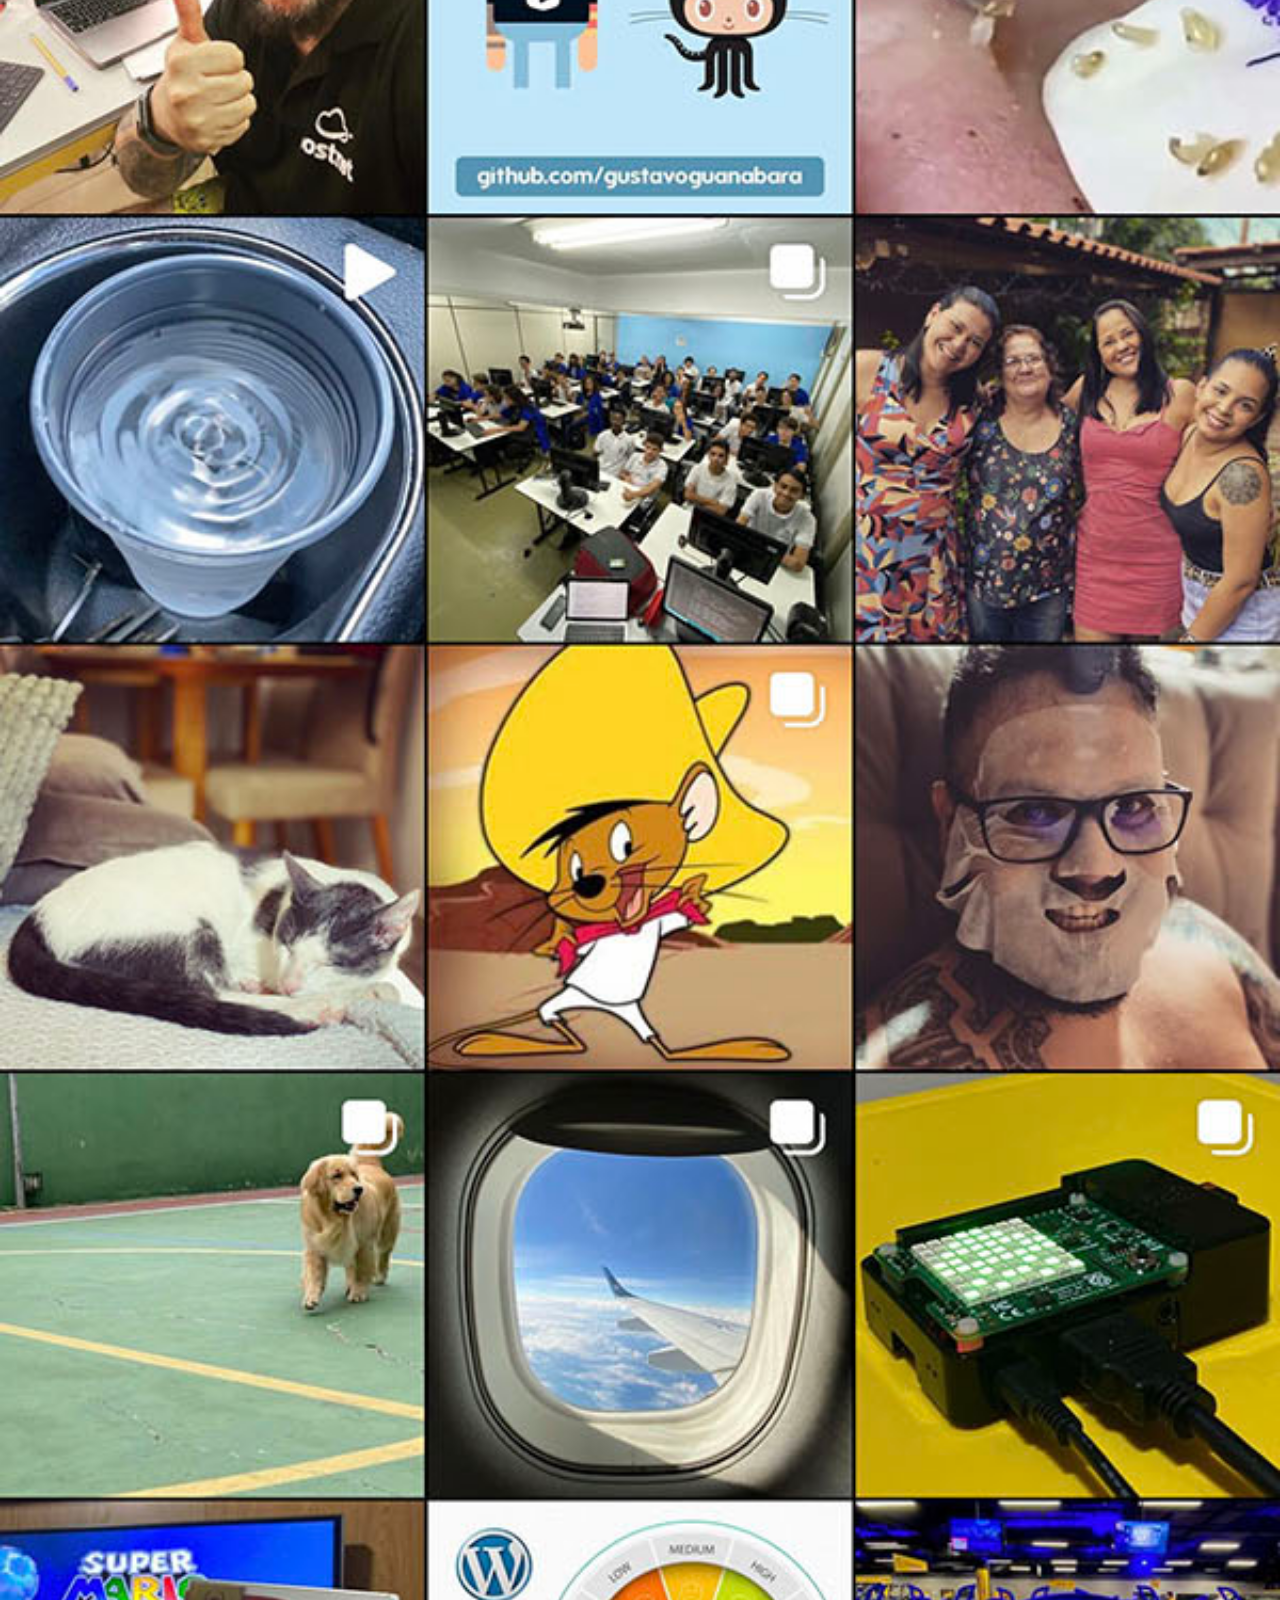
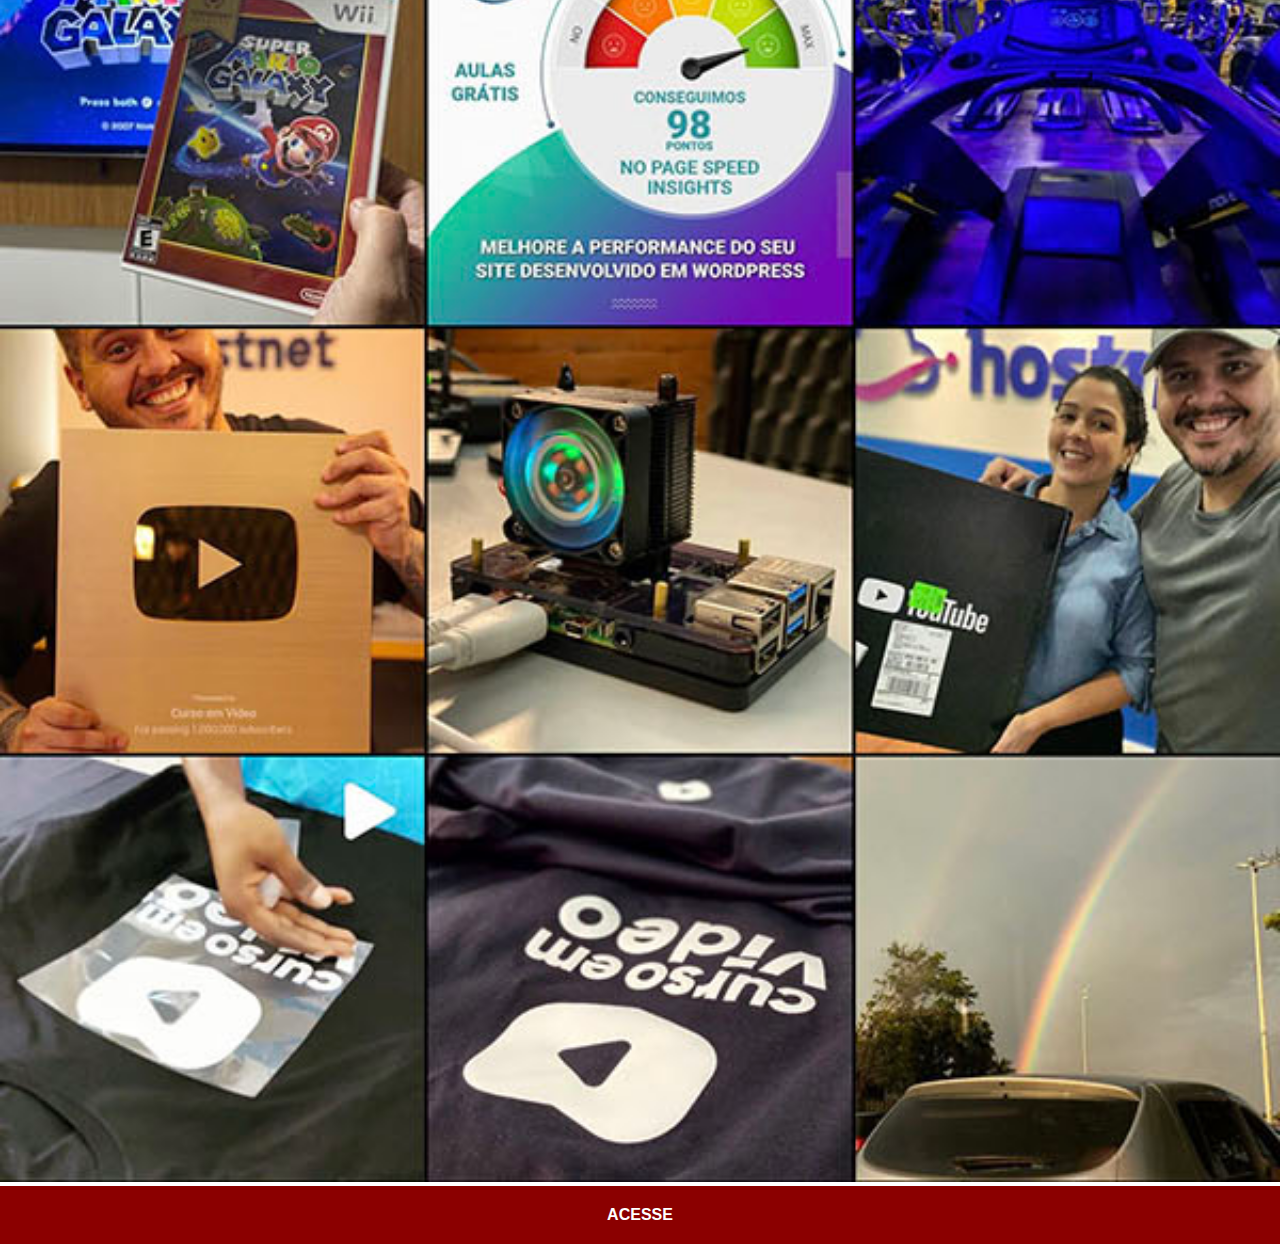
<file: instagram.html>
<!DOCTYPE html>
<html lang="pt-br">
<head>
    <meta charset="UTF-8">
    <meta http-equiv="X-UA-Compatible" content="IE=edge">
    <meta name="viewport" content="width=device-width, initial-scale=1.0">
    <title>Document</title>
    <link rel="stylesheet" href="estilos/social.css">
</head>
<body>
    <img src="imagens/tela-instagram.jpg" alt="Instagram">
    <a href="https://www.instagram.com/gustavoguanabara/" target="_blank" rel="external">ACESSE</a>
</body>
</html>
</file>
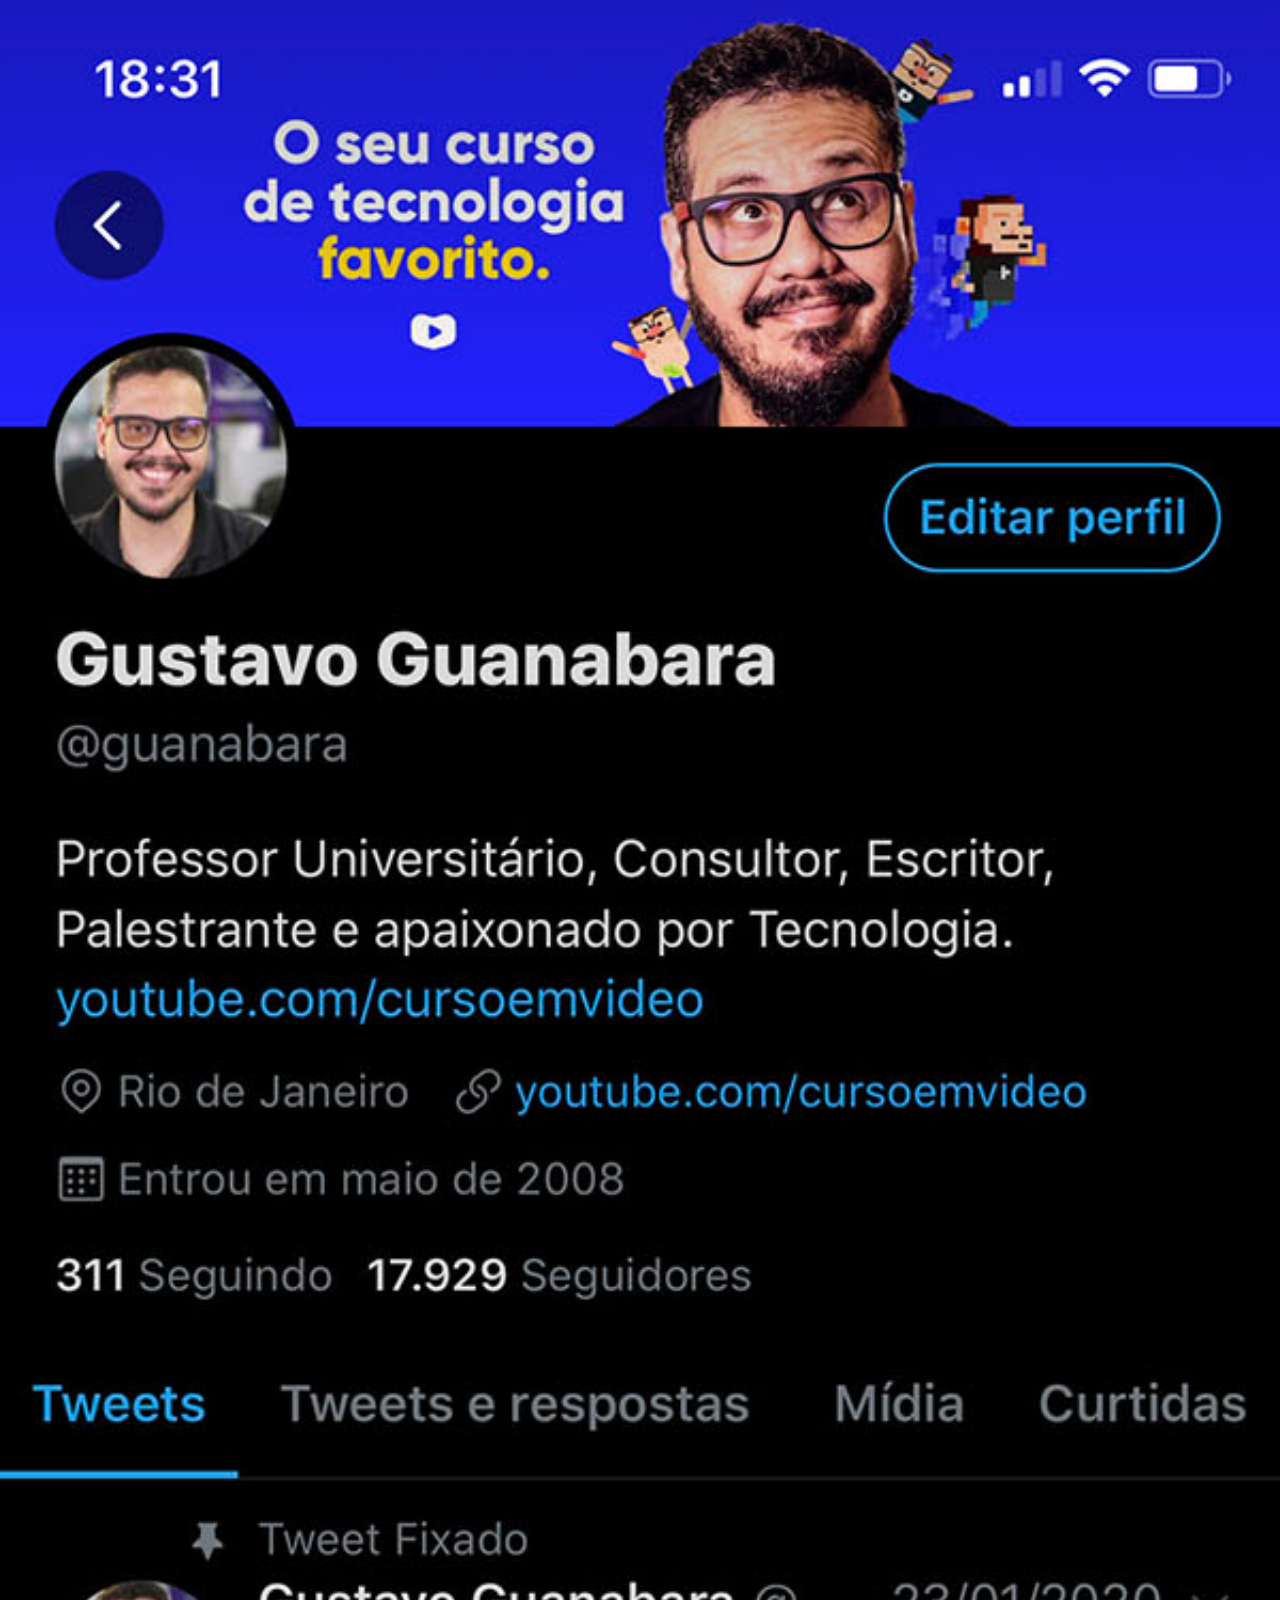
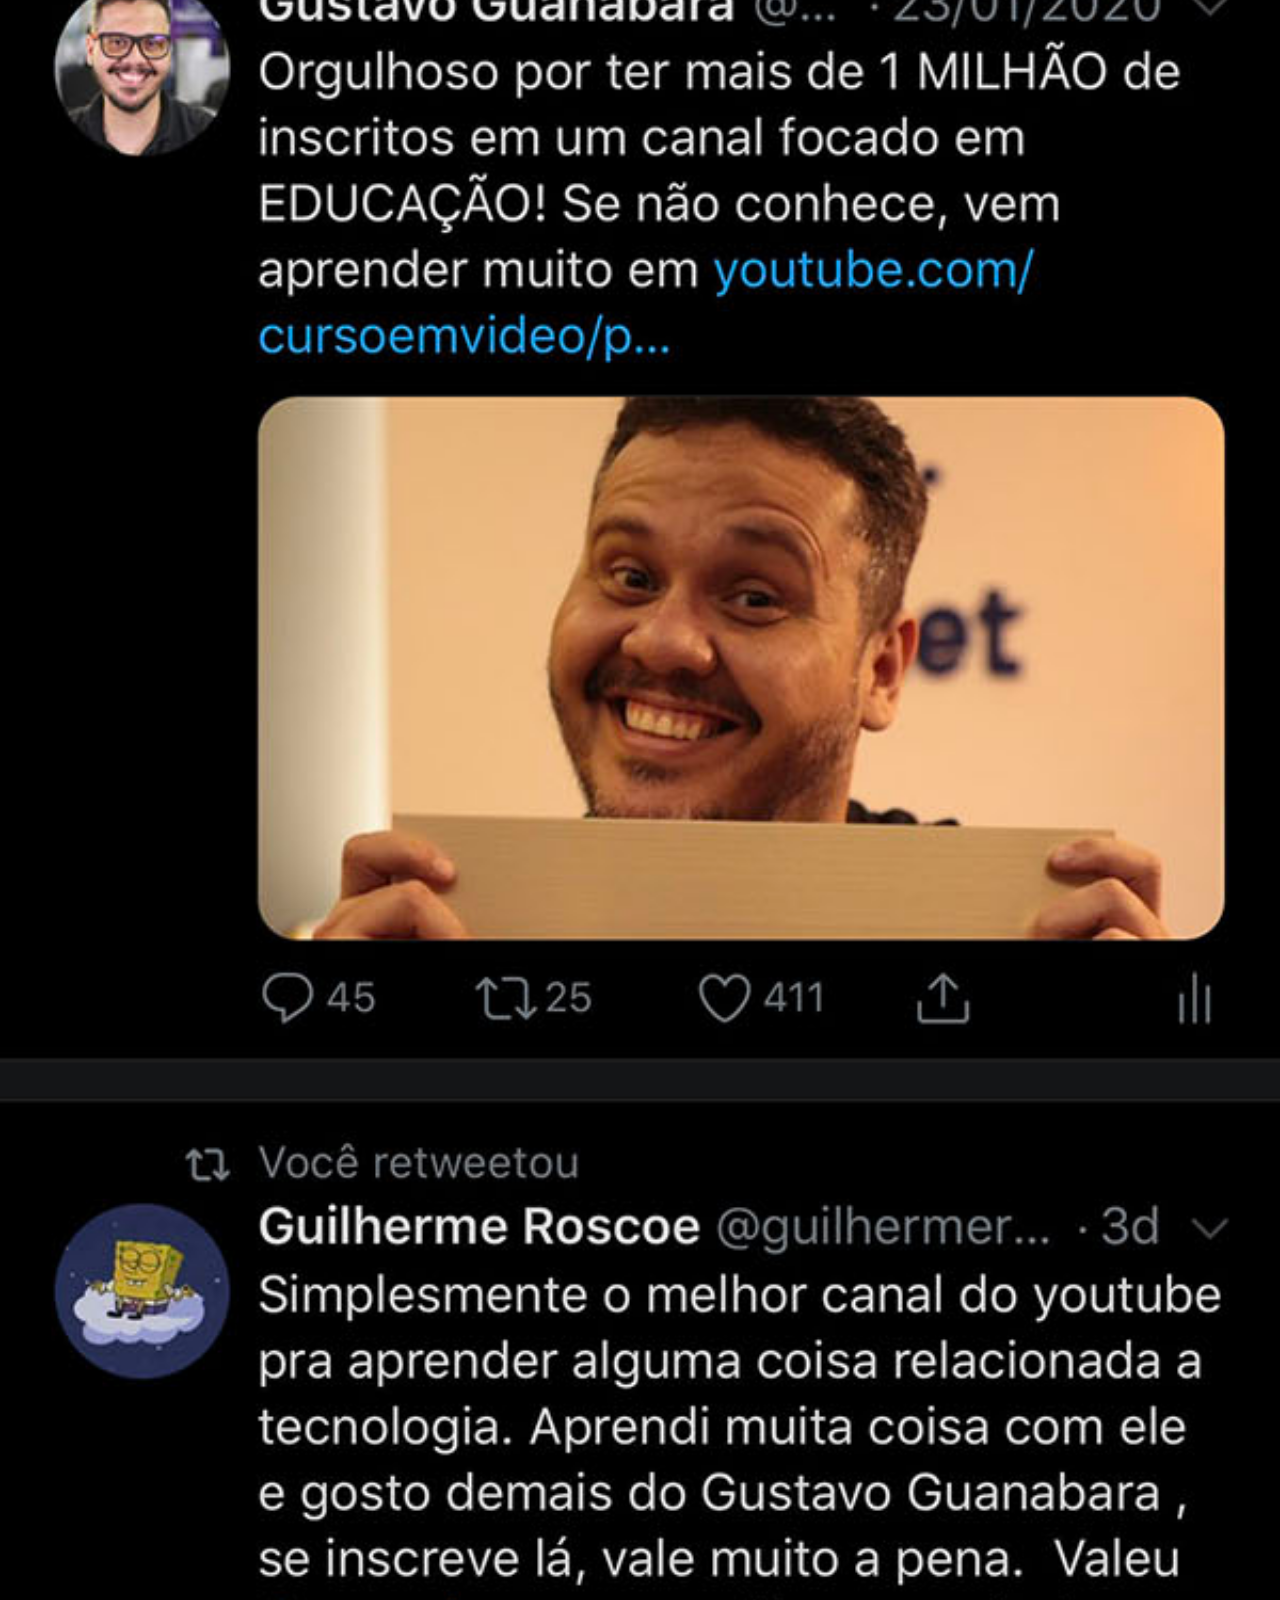
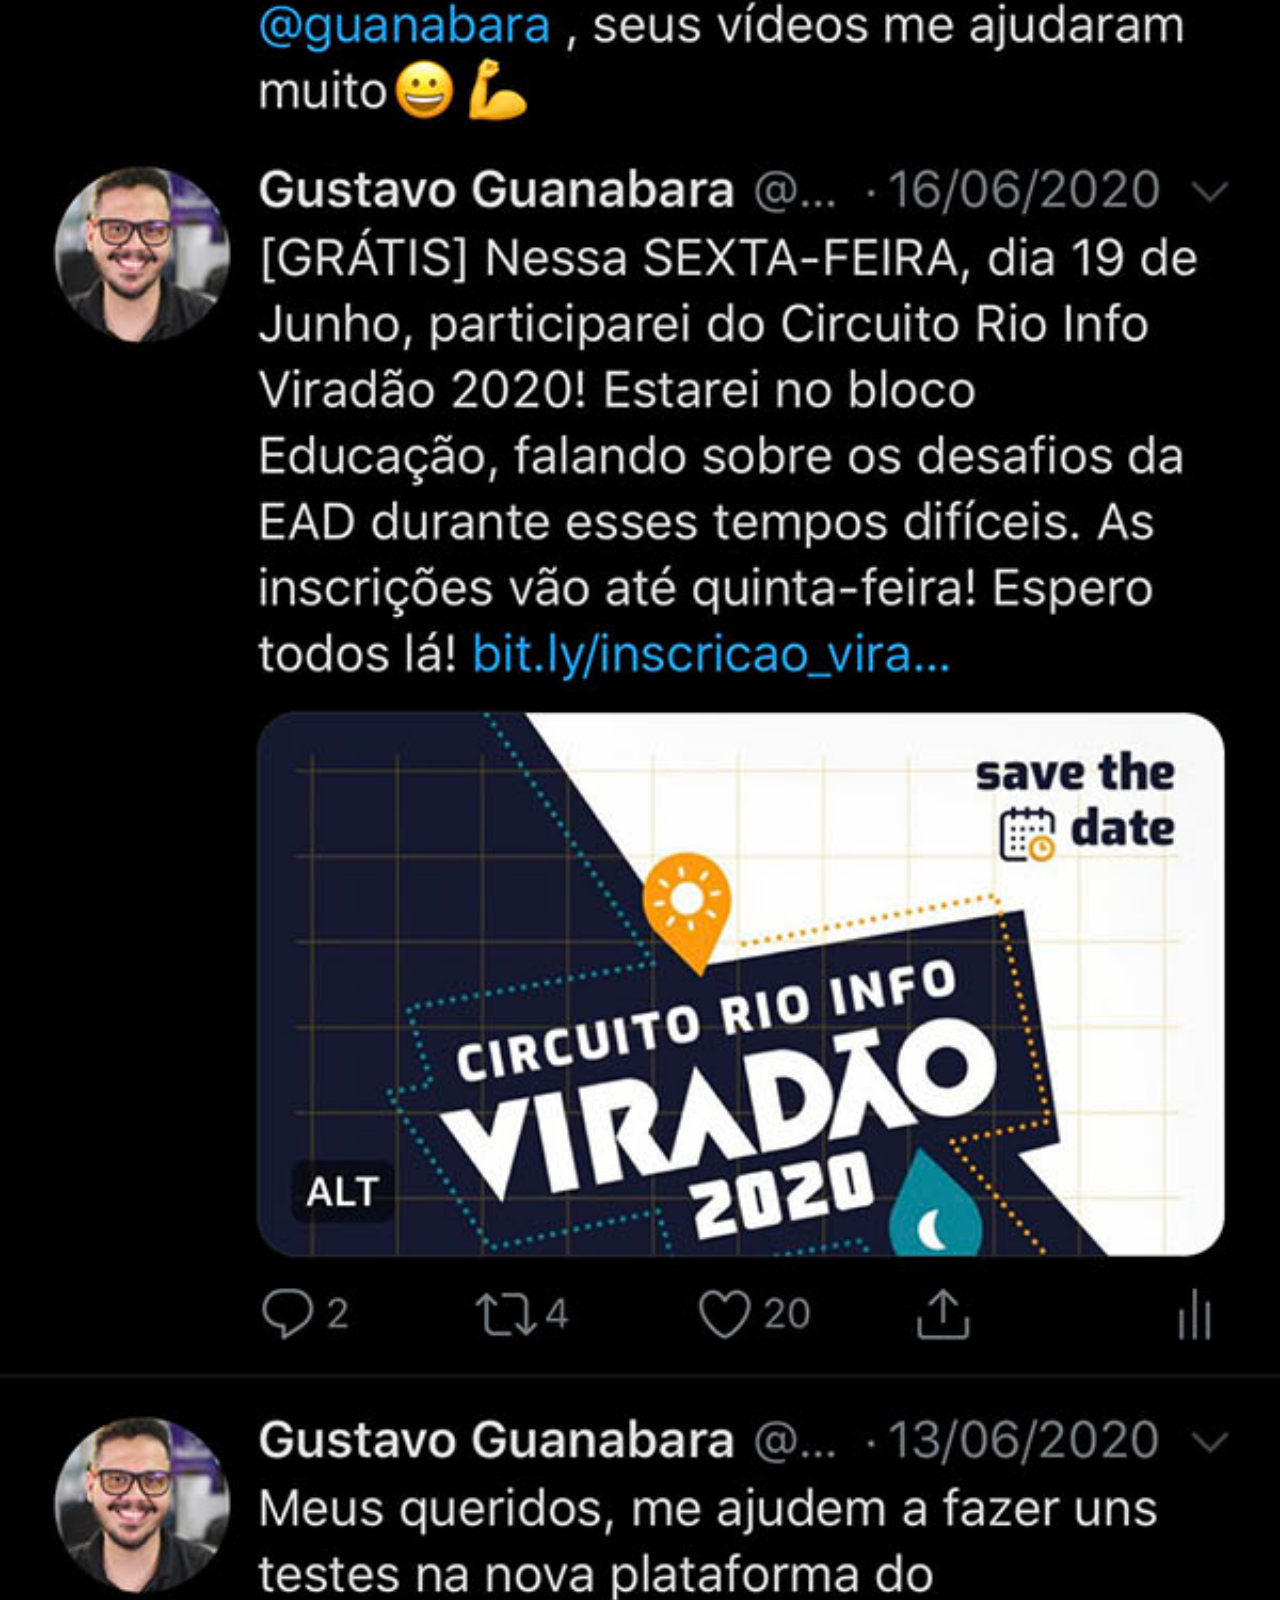
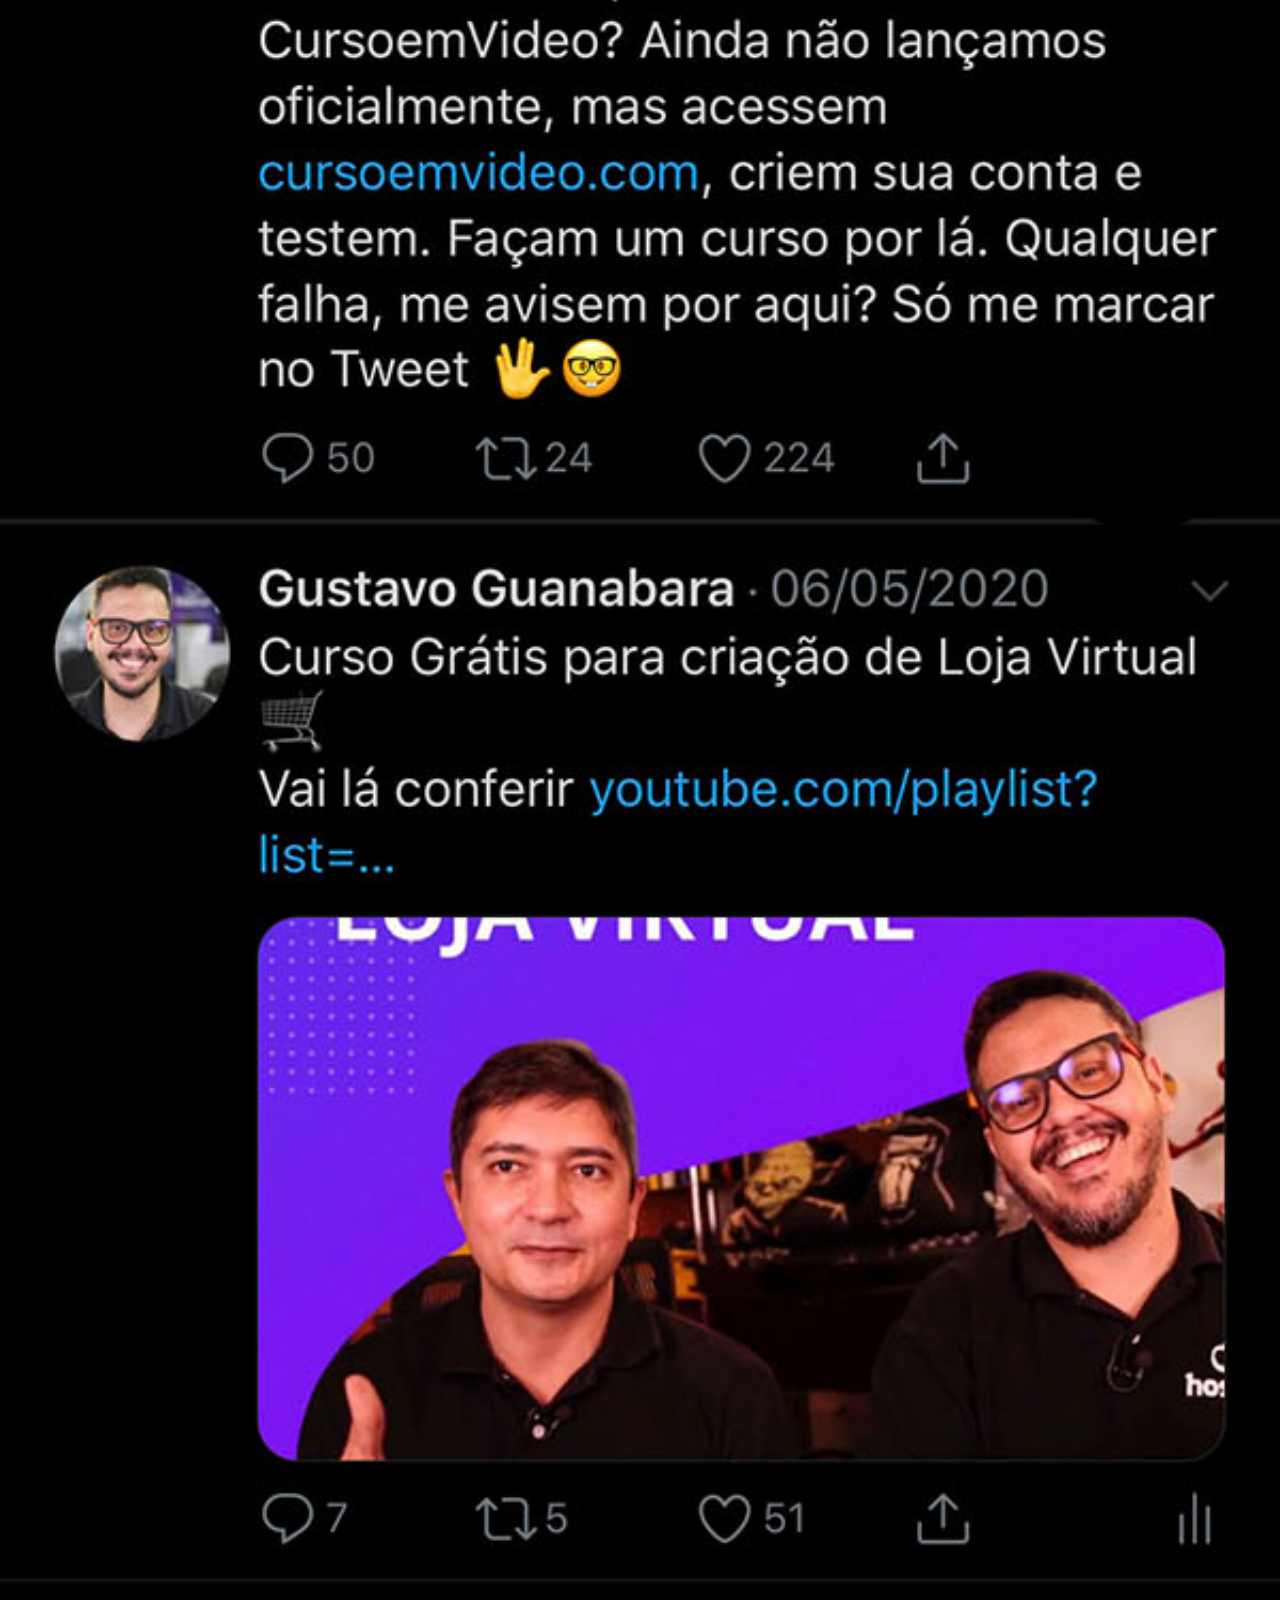
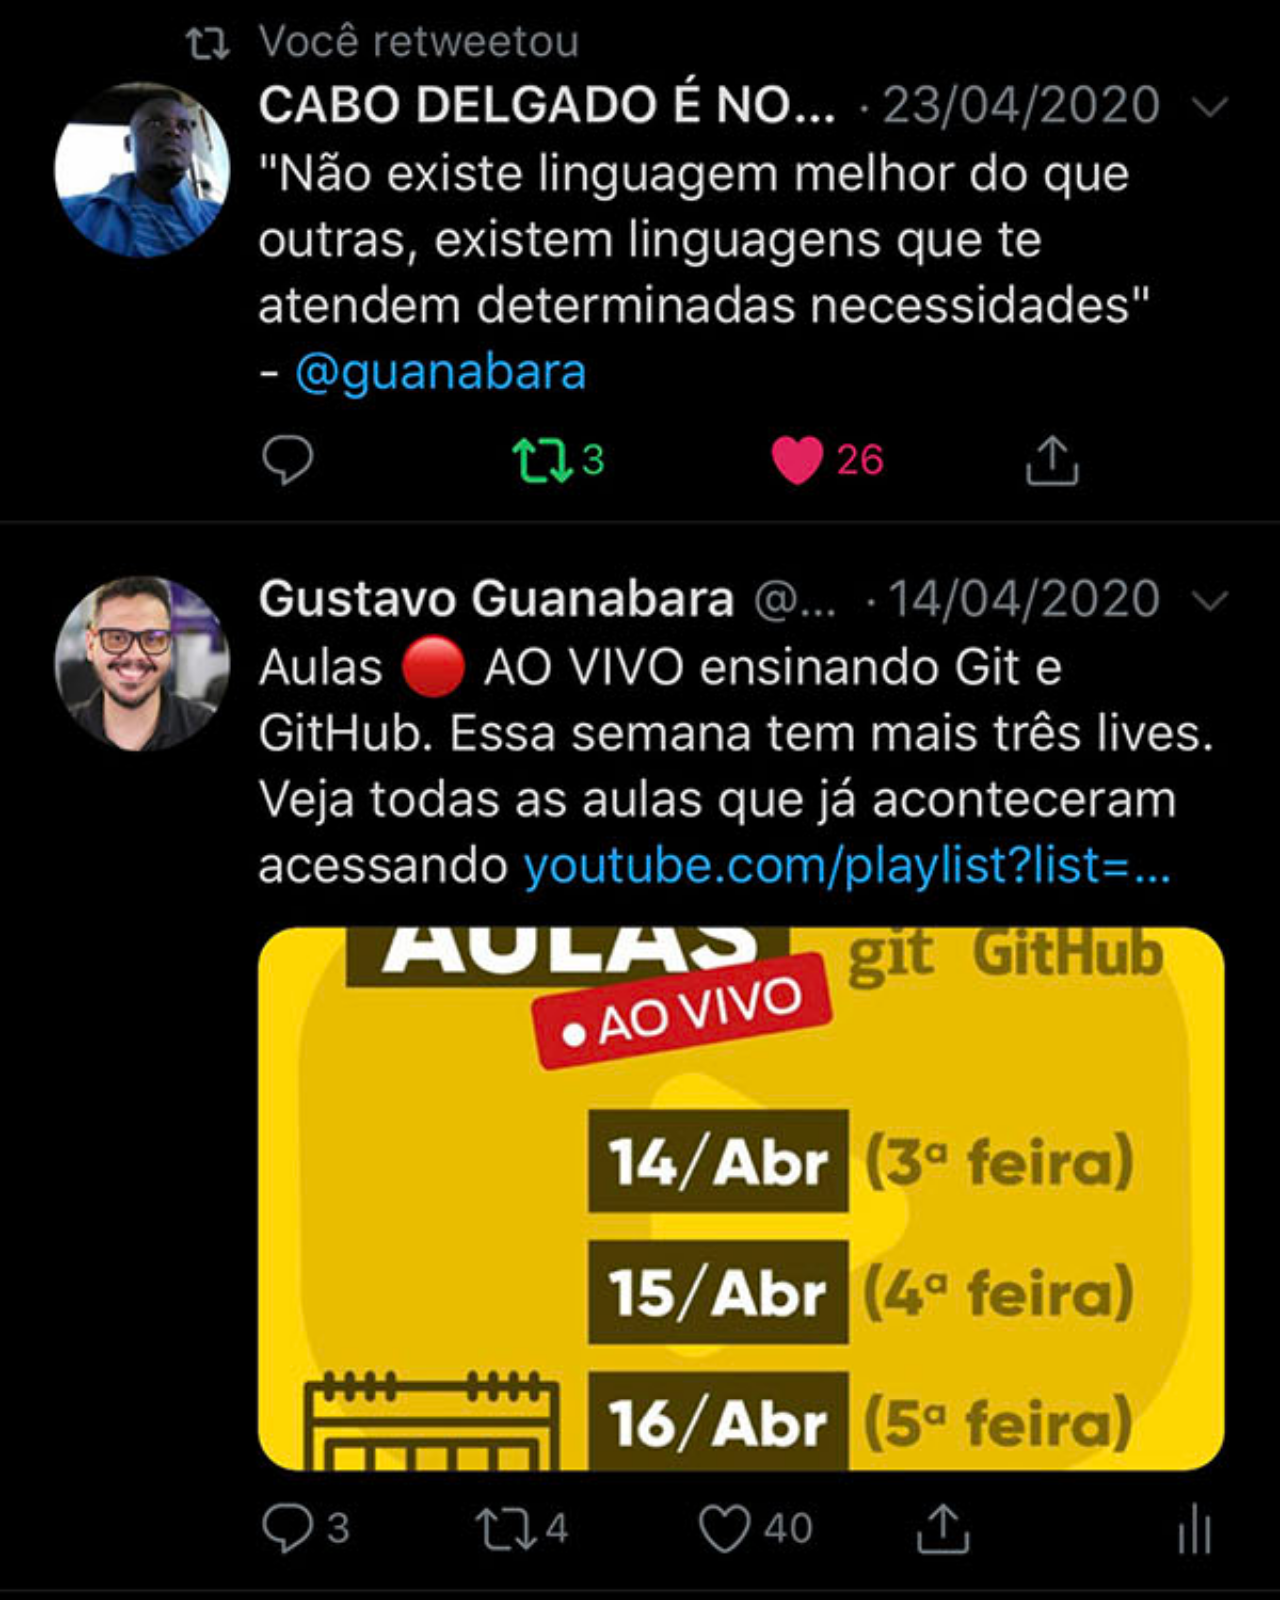
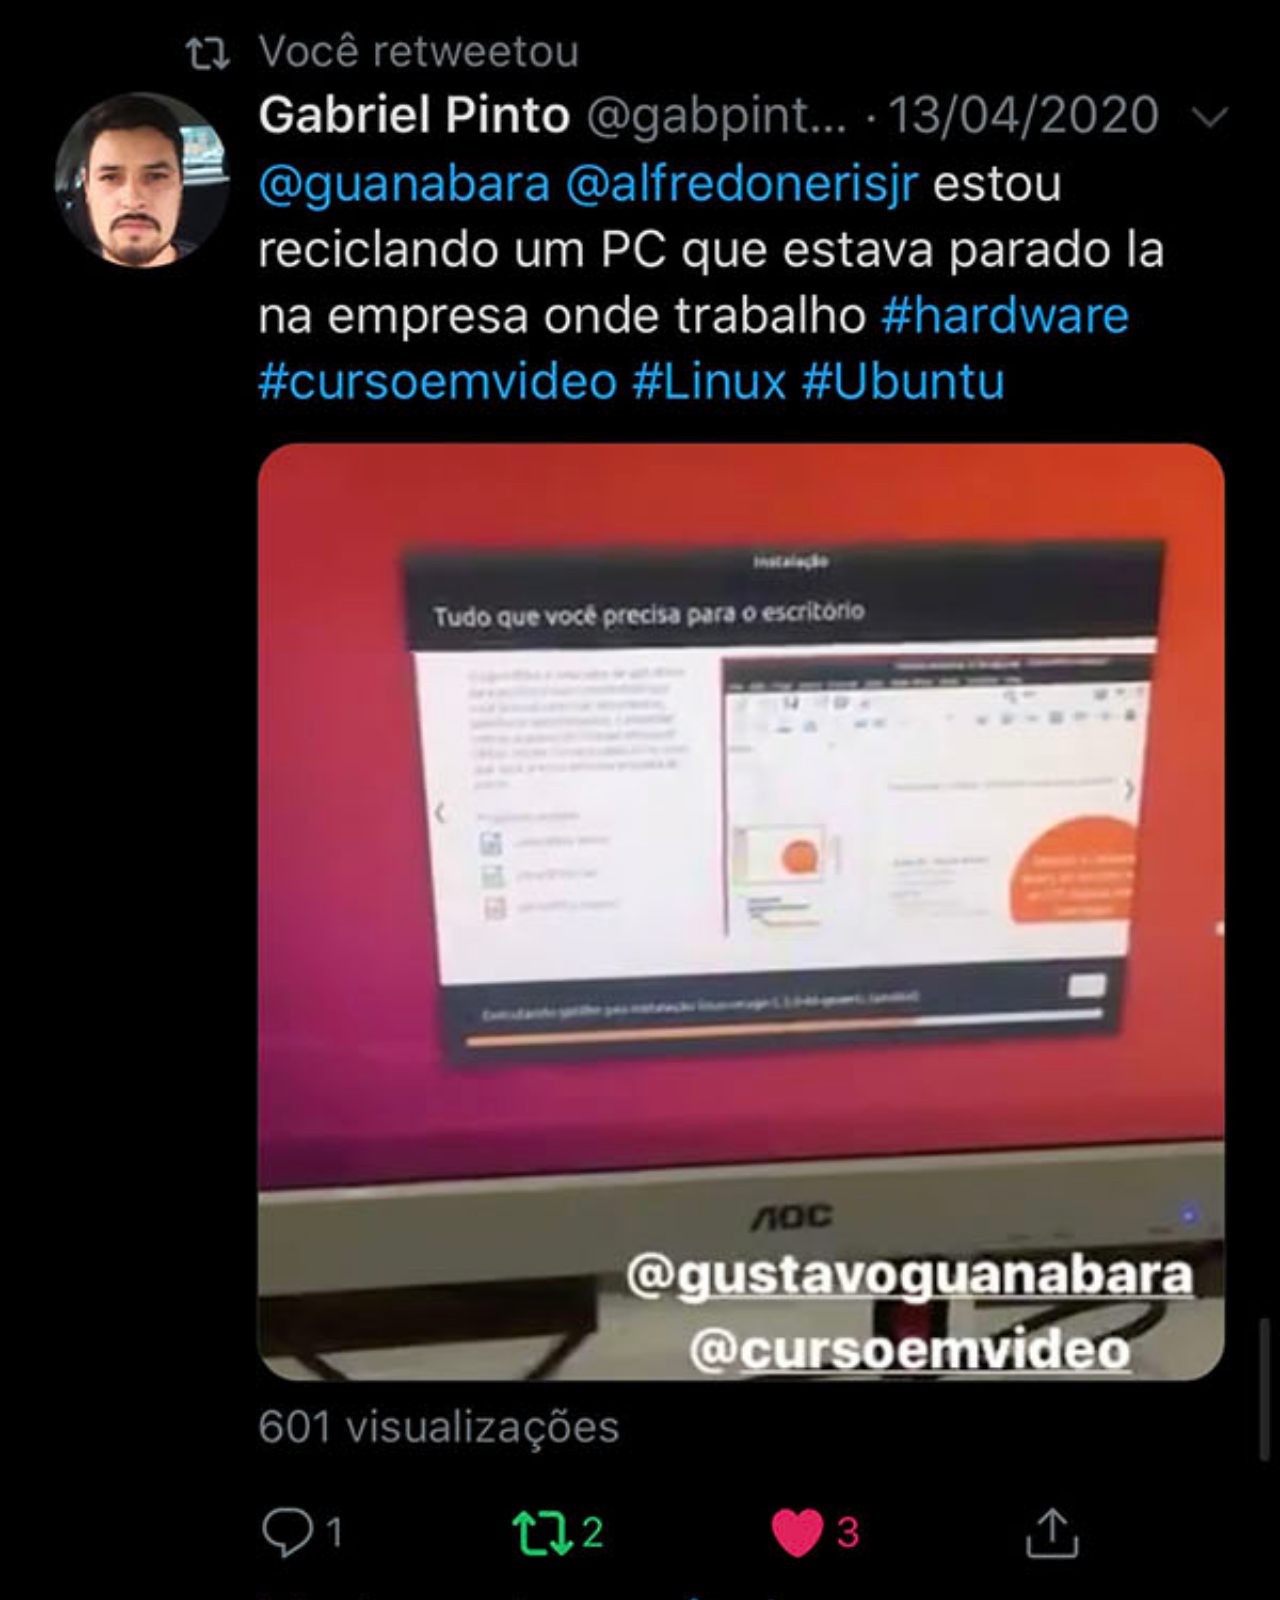
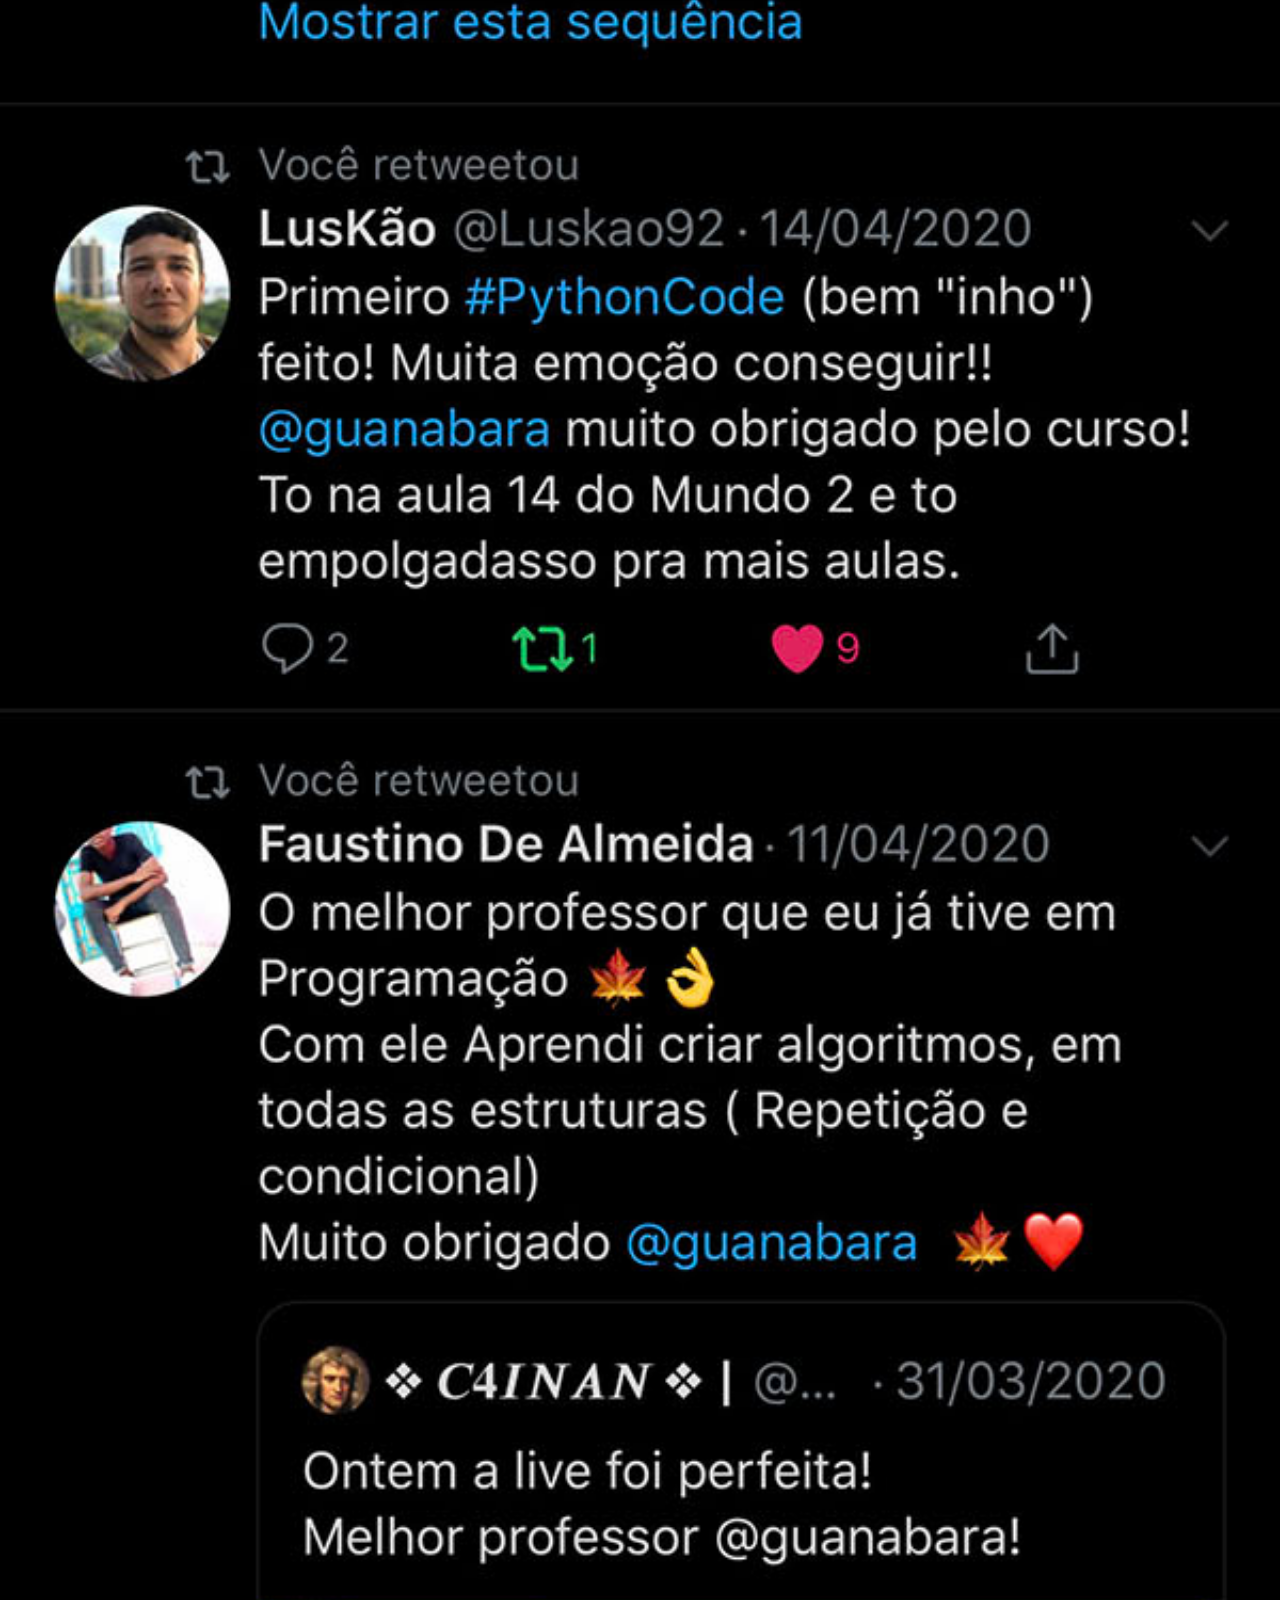
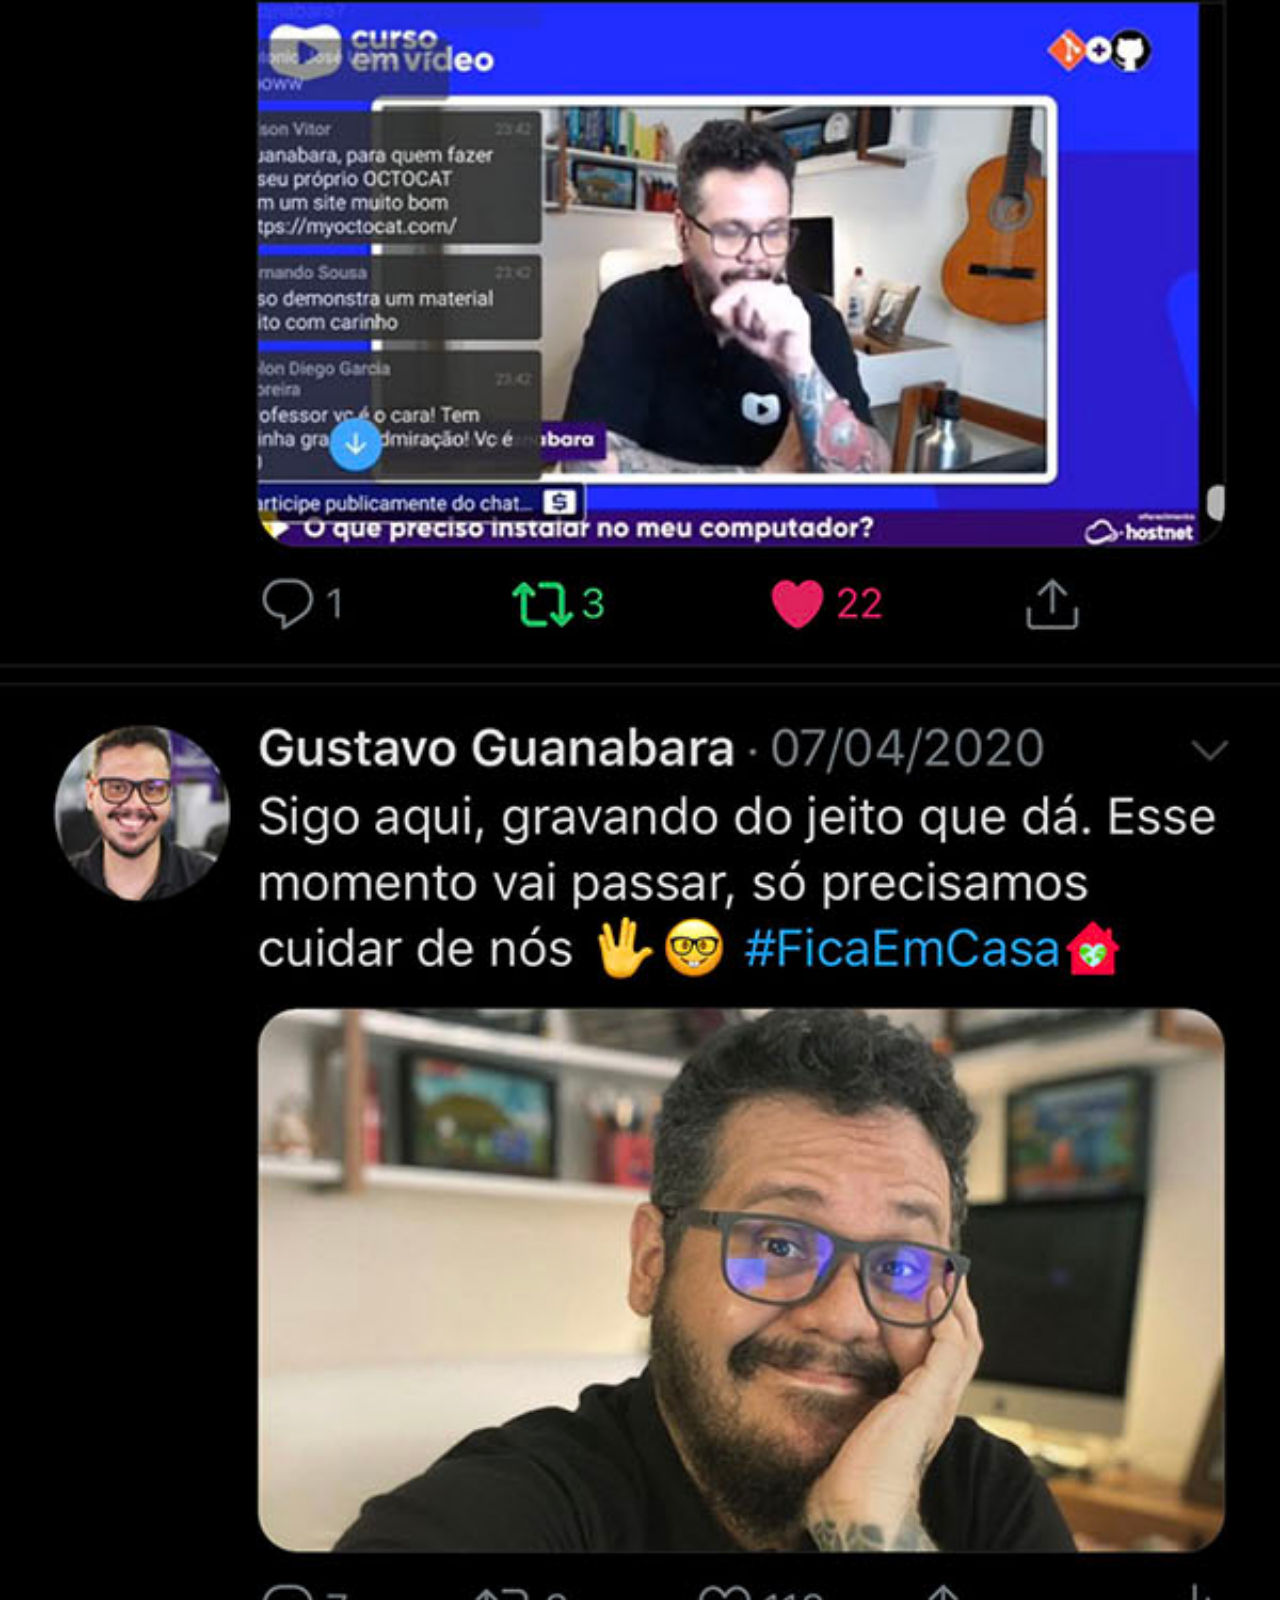
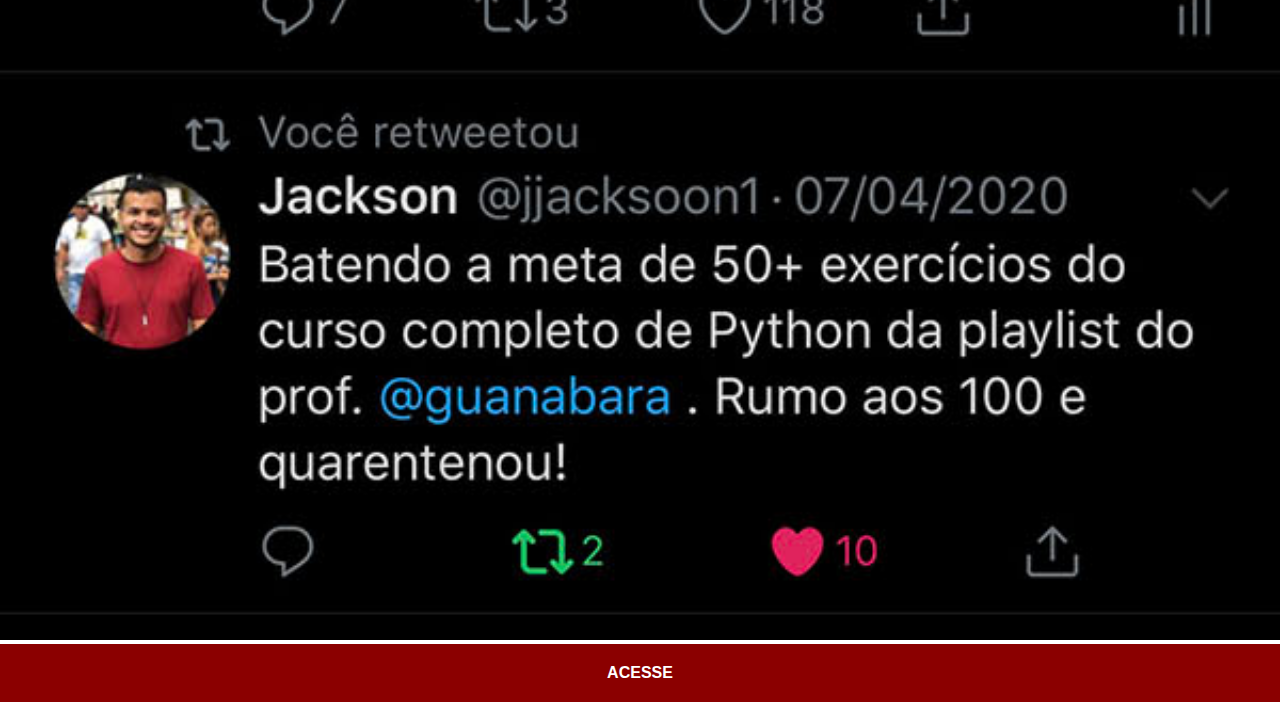
<file: twitter.html>
<!DOCTYPE html>
<html lang="pt-br">
<head>
    <meta charset="UTF-8">
    <meta http-equiv="X-UA-Compatible" content="IE=edge">
    <meta name="viewport" content="width=device-width, initial-scale=1.0">
    <title>Document</title>
    <link rel="stylesheet" href="estilos/social.css">
</head>
<body>
    <img src="imagens/tela-twitter.jpg" alt="Twitter">
    <a href="https://twitter.com/guanabara" target="_blank" rel="external">ACESSE</a>
</body>
</html>
</file>
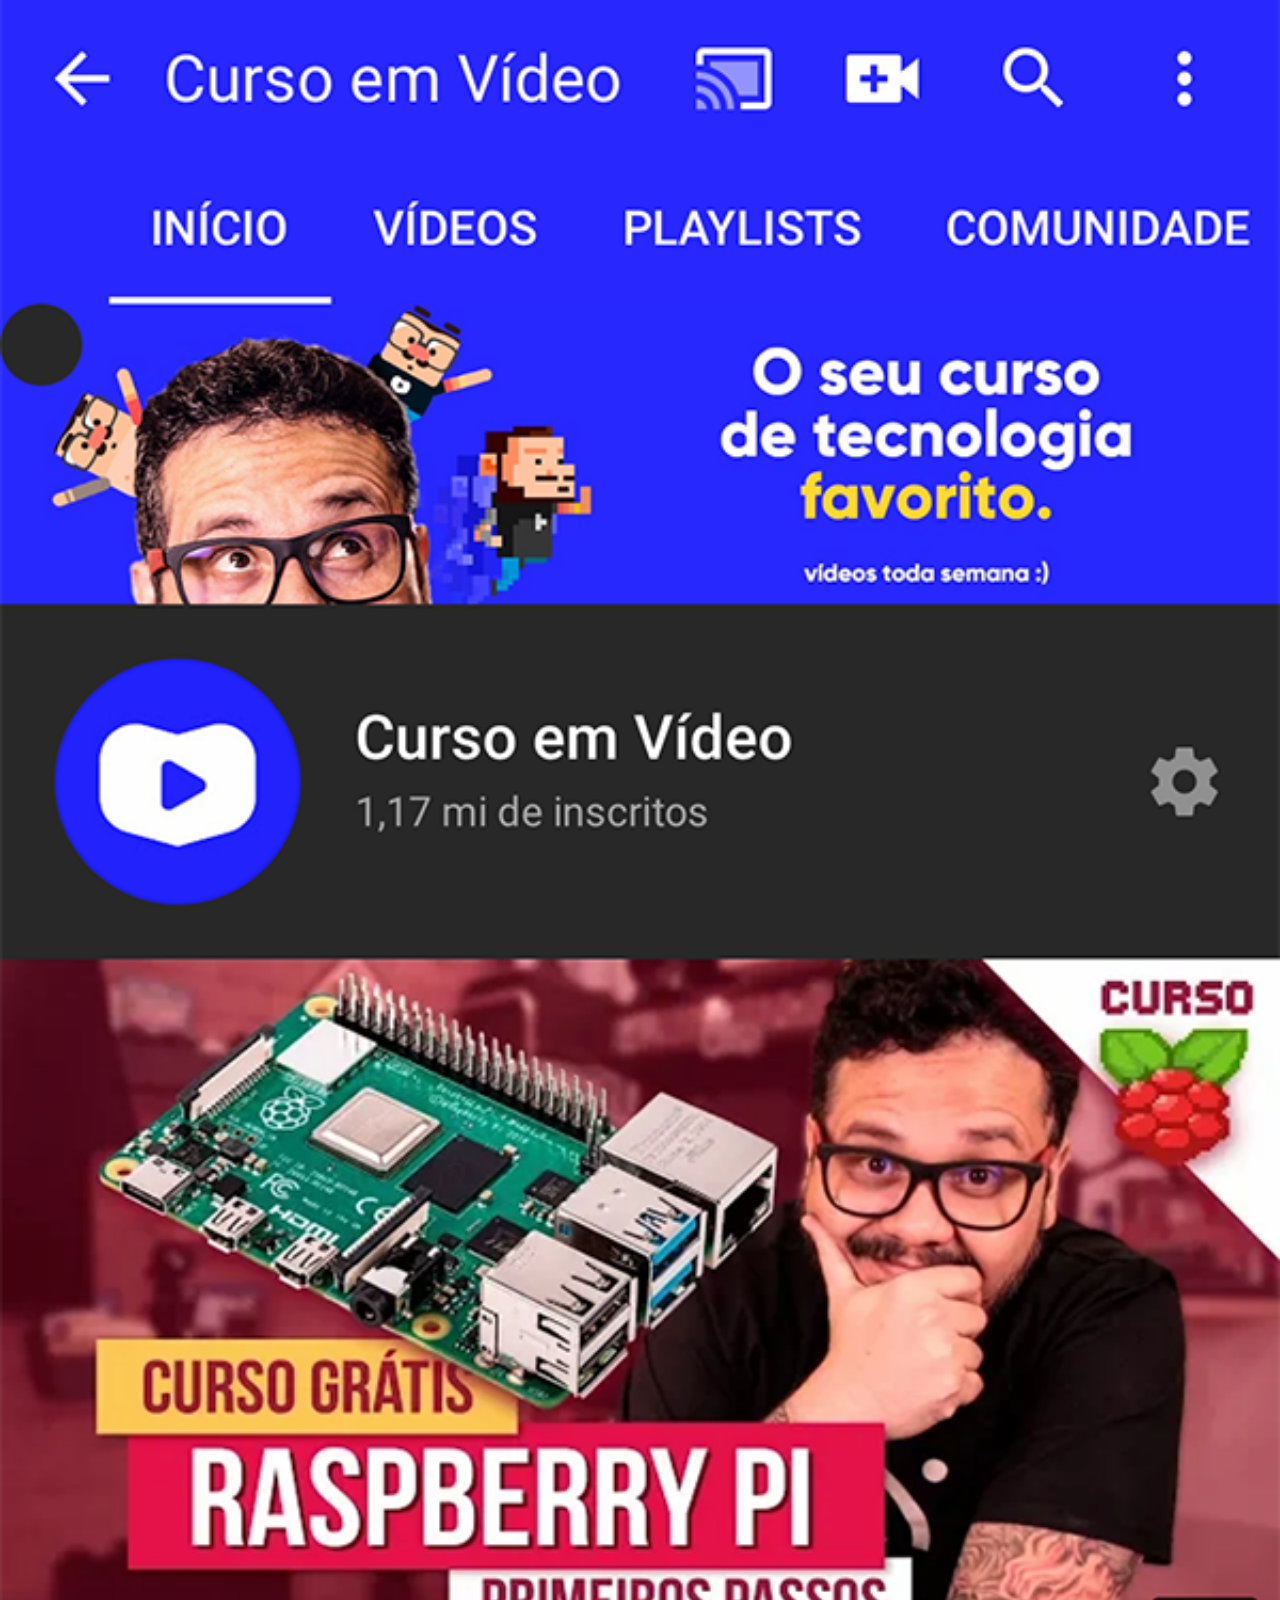
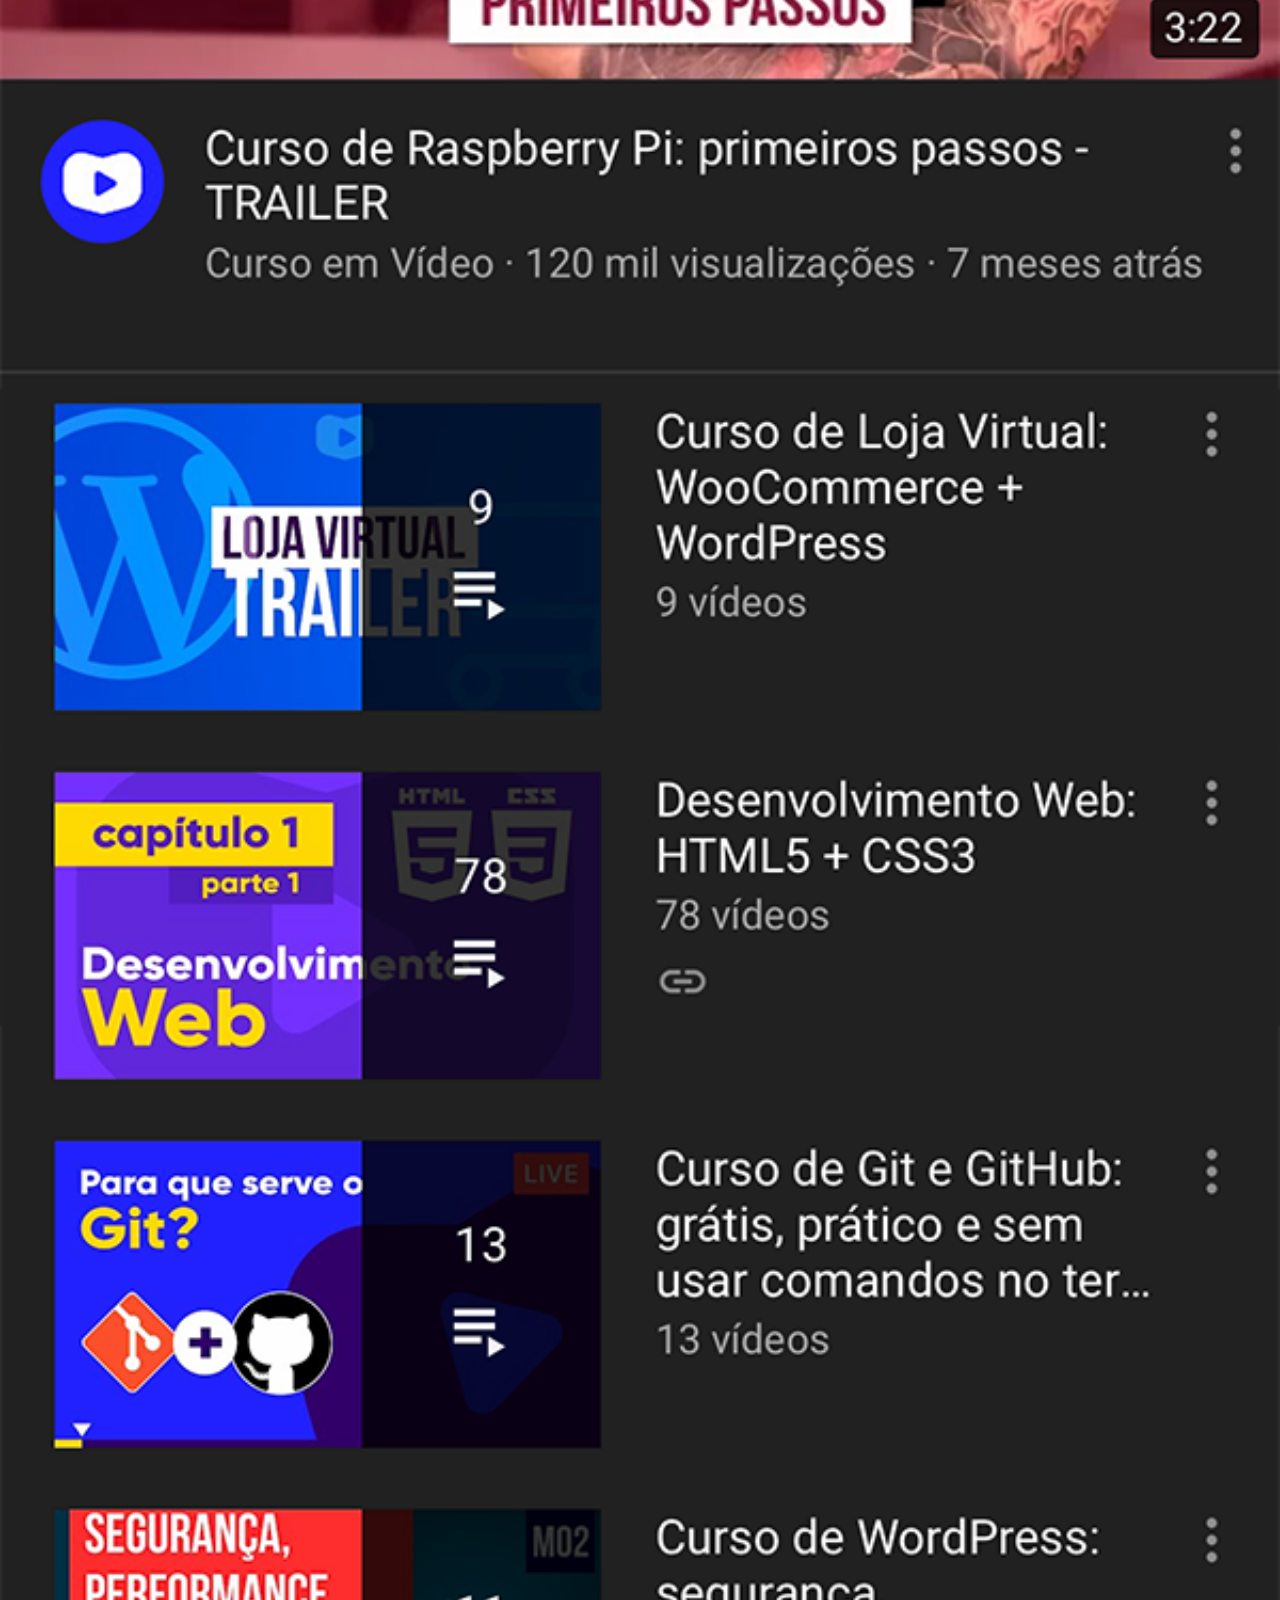
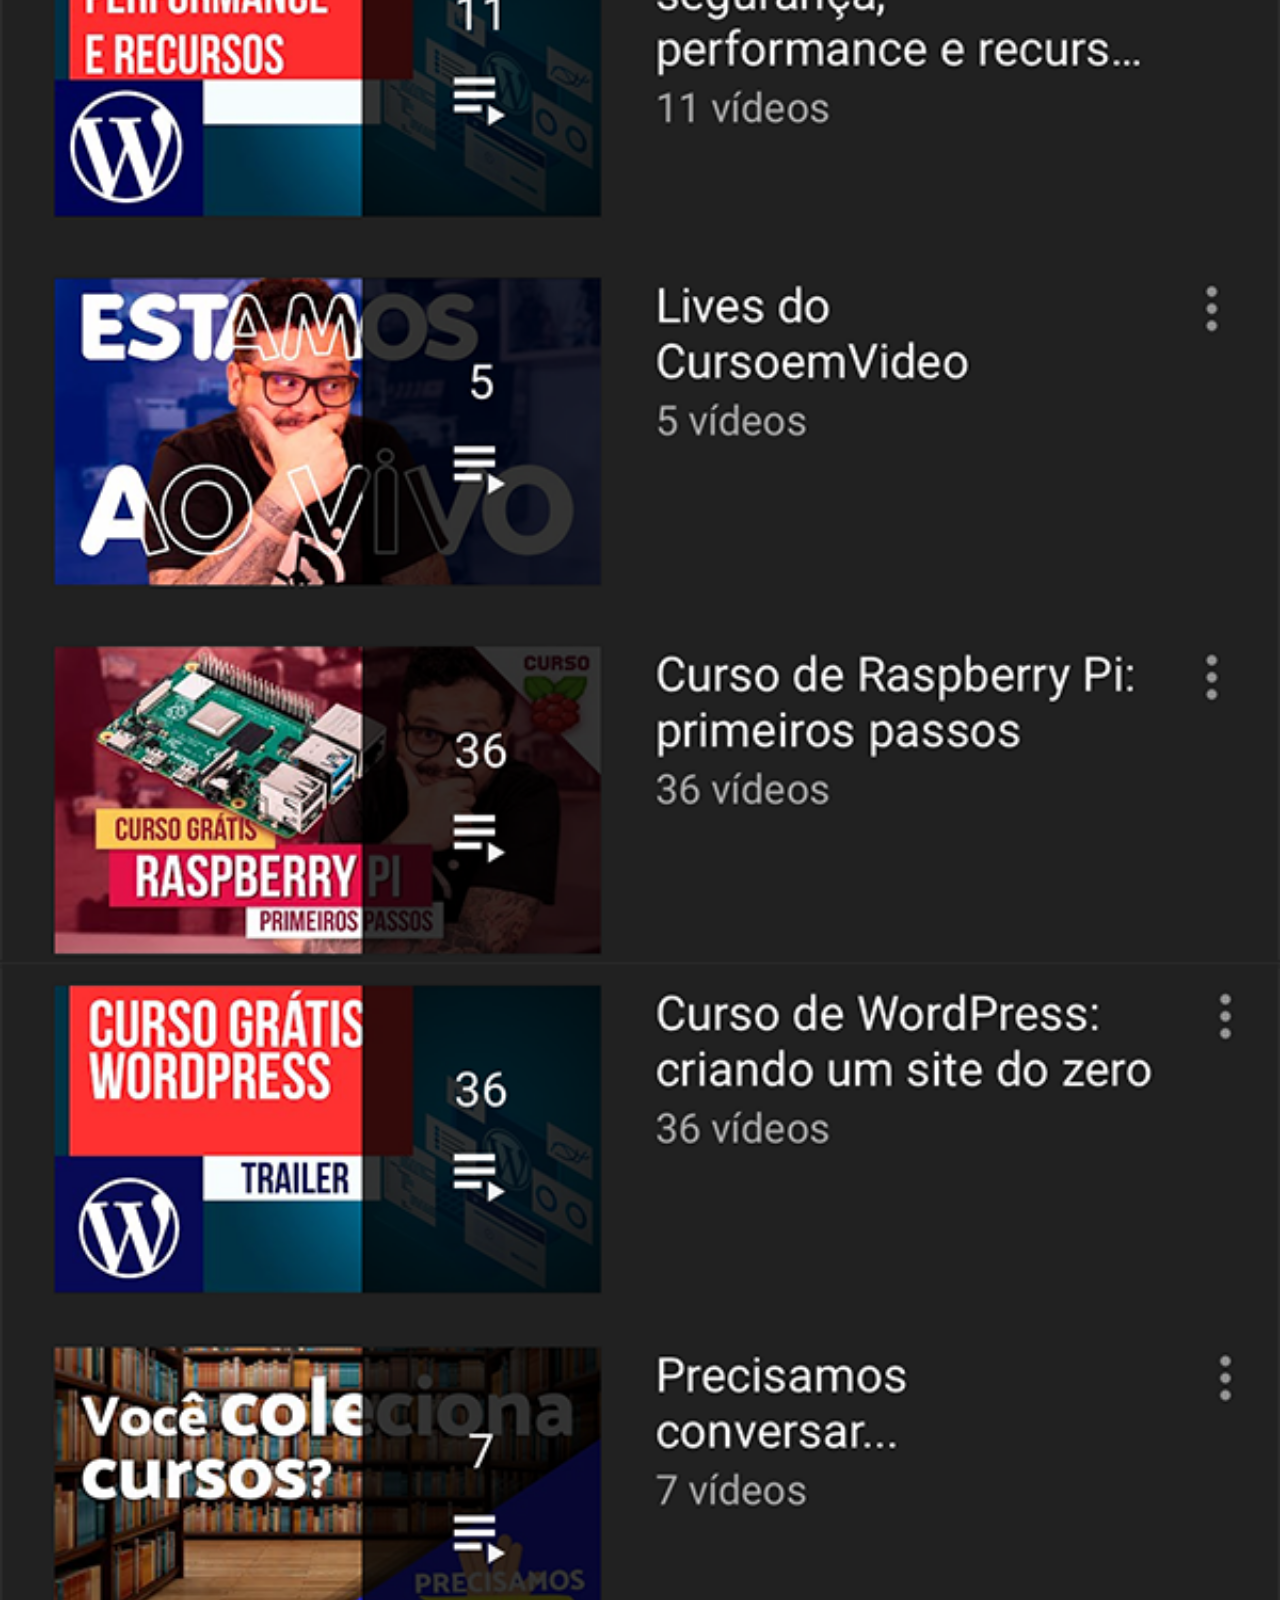
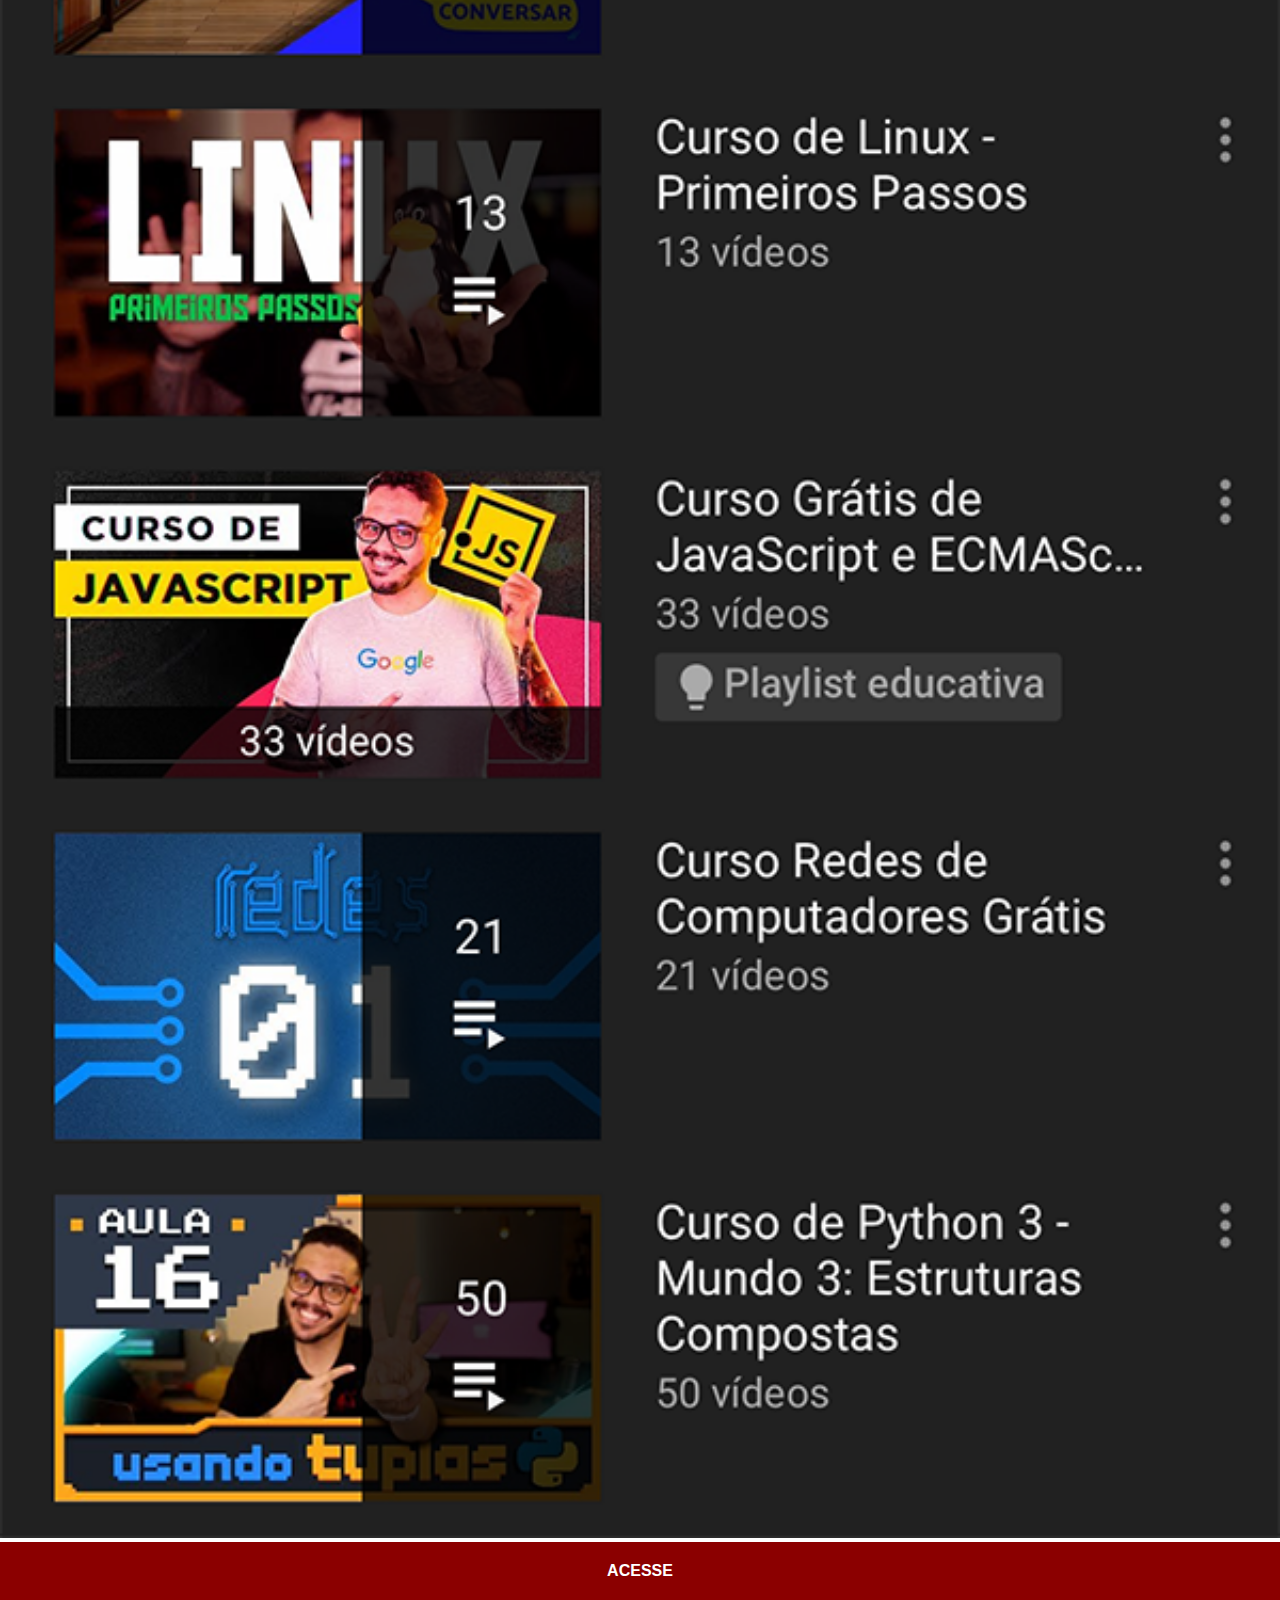
<file: youtube.html>
<!DOCTYPE html>
<html lang="pt-br">
<head>
    <meta charset="UTF-8">
    <meta http-equiv="X-UA-Compatible" content="IE=edge">
    <meta name="viewport" content="width=device-width, initial-scale=1.0">
    <title>Youtube</title>
    <link rel="stylesheet" href="estilos/social.css">
    
</head>
<body>
    <img src="imagens/tela-youtube.png" alt="Youtube">
    <a href="https://www.youtube.com/c/CursoemV%C3%ADdeo" target="_blank" rel="external">ACESSE</a>
</body>
</html>
</file>
<file: estilos/style.css>
@charset "UTF-8";

*{
    margin: 0px;
    padding: 0px;
    font-family: Arial, Helvetica, sans-serif;
}
html, body{
    height: 100vh;
    width: 100vw;
    background-color: black;
}
body{
    background: url(../imagens/fundo-madeira.jpg), no-repeat, top center;
    background-size: cover;
    background-attachment: fixed;
}
main{
    height: 100vh;
    position: relative;
}
section#telefone{
    position: absolute;
    top: 50%;
    left: 50%;
    transform: translate(-50%, -50%);

    height: 627px;
    width: 311px;    
    background-image: url(../imagens/frame-iphone.png);
    background-repeat: no-repeat;    
}
iframe#tela{
    position: relative;
    top: 80px;
    left:22px;
    width: 267px;
    height: 471px;
}
section#redes-sociais{
    text-align: right;
}
section#redes-sociais img{
    width: 50px;
    margin: 10px;
    border-radius: 50%;
    box-shadow: 2px 2px 5px rgba(0, 0, 0, 0.404);
    box-sizing: border-box;
}
section#redes-sociais img:hover{
    border: 2px solid rgba(255, 255, 255, 0.61);
    transform: translate(-3px, -3px);
    box-shadow: 5px 5px 10px rgba(0, 0, 0, 0.61);
    transition: transform .5s;
}
</file>
<file: estilos/social.css>
@charset "UTF-8";

*{
    margin: 0;
    padding: 0;
    font-family: Arial, Helvetica, sans-serif;
}
::-webkit-scrollbar{
    width: 0px;
    height: 0px;
}
img{
    width: 100vw;
}
a{
    display: block;
    background-color: darkred;
    color: white;
    padding: 20px;
    text-align: center;
    font-weight: bolder;
    text-decoration: none;
}
a:hover{
    background-color: red;
}
</file>
